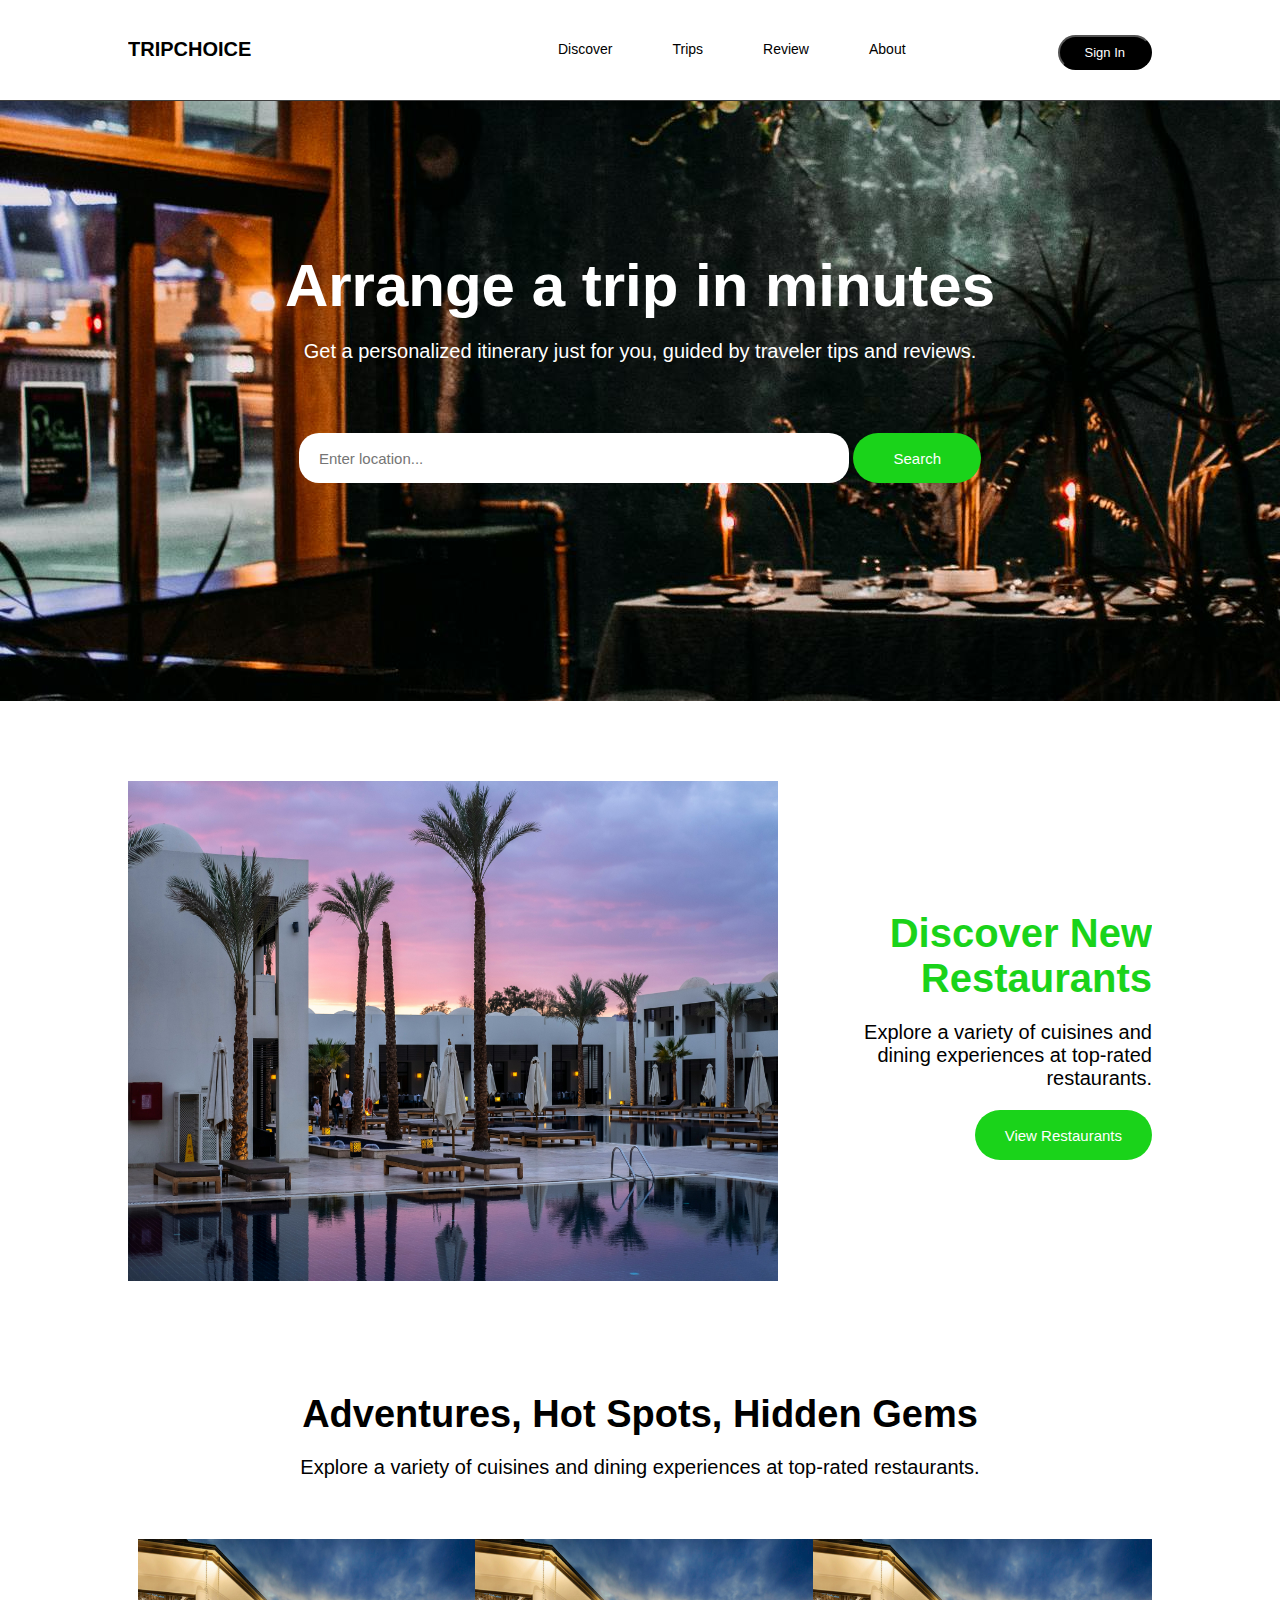
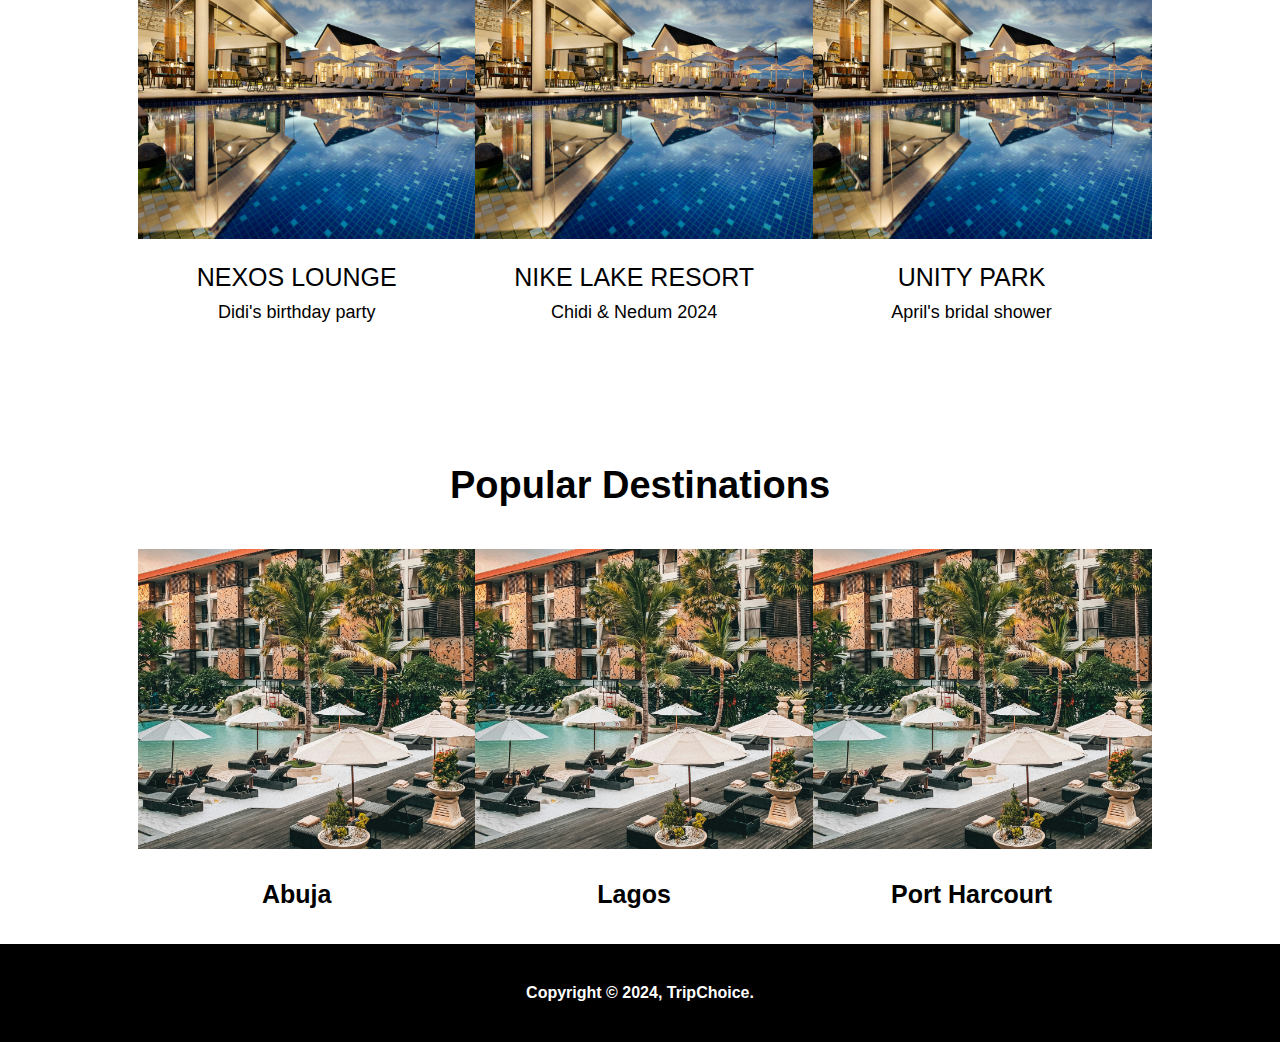
<file: TripChoice/index.html>
<!DOCTYPE html>
<html lang="en">
<head>
    <meta charset="UTF-8">
    <meta name="viewport" content="width=device-width, initial-scale=1.0">
    <meta name="author" content="Fatahi, Timothy, Chiamaka">
    <meta name="description" content="Tourists and Extroverts use the Trip site to discover where to stay, what to do and where to eat based on guidance from those who have been there before">
    <meta name="keywords" content="Travel, Vacation, Outdoor, lunch, dinner, Eatout">
    <title>TripChoice</title>
    <link rel="icon" type="image/png" href="assets/others/food_icon_icon.png">
    <link rel="stylesheet" href="./css/style.css">
</head>
<body>
    <!-- The Header -->
    <header>
      <!-- Logo -->
      <div class="container">
        <div id="branding">
          <a href="index.html" class="logo">TripChoice</a>
        </div>
        <!-- Navbar -->
        <nav class="navbar">
          <ul>
            <li><a href="discover.html">Discover</a></li>
             <div class="dropdown">
              <li><a href="#" class="dropbtn">Trips</a></li>
              <div class="dropdown-content">
                  <li><a href="restaurants.html">Restaurants</a></li>
                  <li><a href="hotels.html">Hotels</a></li>
              </div>
            </div>
              <li><a href="review.html">Review</a></li>
              <li><a href="about.html">About</a></li>
          </ul>
        </nav>

        <button onclick="location.href='signin.html'" class="button1">Sign In</button>
      </div>
    </header>

    <!-- The Main Section -->
    <main>
      <section id="showcase">
        <div class="container">
        <h1>Arrange a trip in minutes</h1>
        <p>Get a personalized itinerary just for you, guided by traveler tips and reviews.</p>
        <form>
            <input type="search" placeholder="Enter location...">
            <button type="submit" class="button2">Search</button>
        </form>
        </div>
      </section>

      <section class="section">
        <div class="container">
        <img src="./assets/images/2.jpg" alt="Section 2 Image">
        <h2>Discover New Restaurants</h2>
        <p>Explore a variety of cuisines and dining experiences at top-rated restaurants.</p>
        <button onclick="location.href='restaurants.html'">View Restaurants</button>
        </div>
      </section>

      <!-- Adventures section - Chiamaka -->
      <section class="boxes1">
        <div class="container">
        <h2>Adventures, Hot Spots, Hidden Gems</h2>
        <p>Explore a variety of cuisines and dining experiences at top-rated restaurants.</p>
        <div class="box">
          <img src="./assets/images/3.jpg" alt="pic from the party">
            <a href="#">Nexos Lounge</a>
            <p>Didi's birthday party</p>
        </div>

        <div class="box">
          <img src="./assets/images/3.jpg" alt="pic from the party">
            <a href="#">Nike Lake Resort</a>
            <p>Chidi & Nedum 2024</p>
        </div>

        <div class="box">
          <img src= "./assets/images/3.jpg" alt="pic from the party">
            <a href="#">Unity Park</a>
            <p>April's bridal shower</p>
        </div>
        </div>
      </section>
      <!-- End of Adventures Section -->

      <!-- Destination section - Fatahi -->
      <section class="boxes2">
        <div class="container">
        <h2>Popular Destinations</h2>
        <div class="box">
          <img src="./assets/images/rakabtw_-M3YuHIpgmSY-unsplash.jpg" alt="Abuja">
            <p>Abuja</p>
        </div>

        <div class="box">
          <img src="./assets/images/rakabtw_-M3YuHIpgmSY-unsplash.jpg" alt="Lagos">
            <p>Lagos</p>
        </div>

        <div class="box">
          <img src="./assets/images/rakabtw_-M3YuHIpgmSY-unsplash.jpg" alt="Rivers" onclick="location.href='londonhotel.html'">
          <p>Port Harcourt</p>
        </div>
      </div>
      </section>
      <!-- End of Destination section -->
    </main>

    <!-- The Footer Section -->
    <footer>
        <div class="Copyright">Copyright &copy; 2024, TripChoice.</div>
    </footer>
    <!-- End of footer -->
</body>
</html>
</file>
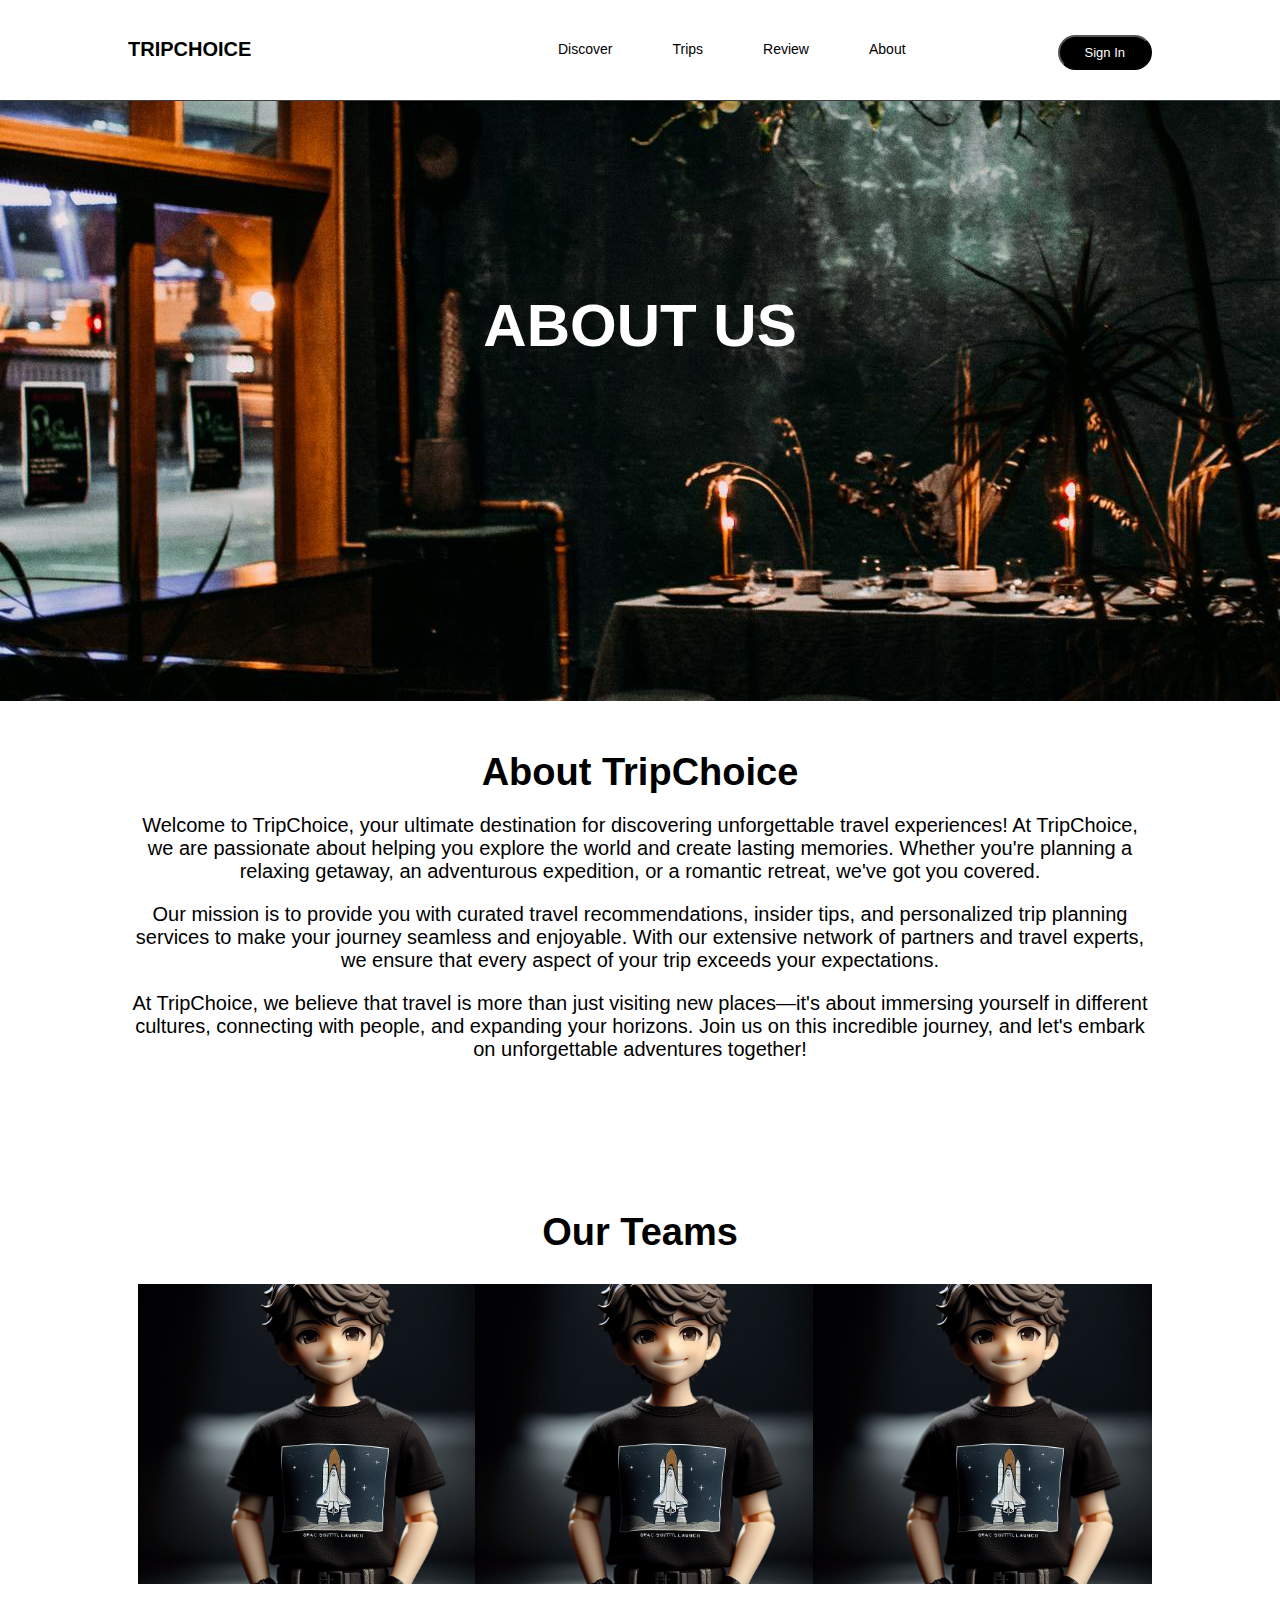
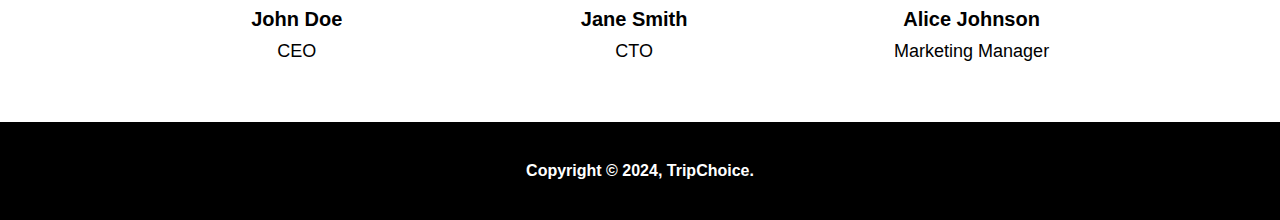
<file: TripChoice/about.html>
<!DOCTYPE html>
<html lang="en">
<head>
    <meta charset="UTF-8">
    <meta name="viewport" content="width=device-width, initial-scale=1.0">
    <title>About Us</title>
    <link rel="stylesheet" href="./css/style.css">
</head>
<body>
    <!-- The Header -->
    <header>
        <!-- Logo -->
        <div class="container">
          <div id="branding">
            <a href="index.html" class="logo">TripChoice</a>
          </div>
          <!-- Navbar -->
          <nav class="navbar">
            <ul>
              <li><a href="discover.html">Discover</a></li>
               <div class="dropdown">
                <li><a href="#" class="dropbtn">Trips</a></li>
                <div class="dropdown-content">
                    <li><a href="restaurants.html">Restaurants</a></li>
                    <li><a href="hotels.html">Hotels</a></li>
                </div>
              </div>
                <li><a href="review.html">Review</a></li>
                <li><a href="about.html">About</a></li>
            </ul>
          </nav>
  
          <button onclick="location.href='signin.html'" class="button1">Sign In</button>
        </div>
      </header>
  
    <main>
        <section class="showcase">
          <div class="container">
            <h1>About Us</h1>
          </div>  
        </section>

        <section id="main">
          <div class="container">
            <article id="main-col">
            <h3 class="title">About TripChoice</h3>
              <p>Welcome to TripChoice, your ultimate destination for discovering unforgettable travel experiences! At TripChoice, we are passionate about helping you explore the world and create lasting memories. Whether you're planning a relaxing getaway, an adventurous expedition, or a romantic retreat, we've got you covered.</p>
              <p>Our mission is to provide you with curated travel recommendations, insider tips, and personalized trip planning services to make your journey seamless and enjoyable. With our extensive network of partners and travel experts, we ensure that every aspect of your trip exceeds your expectations.</p>
              <p>At TripChoice, we believe that travel is more than just visiting new places—it's about immersing yourself in different cultures, connecting with people, and expanding your horizons. Join us on this incredible journey, and let's embark on unforgettable adventures together!</p>
            </article>
          </div>
          </section>

        <section class="boxes1">
          <div class="container">
            <h3 class="title">Our Teams</h3>
            <div class="box">
                <img src="./assets/images/4.jpeg" alt="Team Member 1" class="team-member">
                <h4>John Doe</h4>
                <p>CEO</p>
            </div>
            <div class="box">
                <img src="./assets/images/4.jpeg" alt="Team Member 2" class="team-member">
                <h4>Jane Smith</h4>
                <p>CTO</p>
            </div>
            <div class="box">
                <img src="./assets/images/4.jpeg" alt="Team Member 3" class="team-member">
                <h4>Alice Johnson</h4>
                <p>Marketing Manager</p>
            </div>
          </div>
        </section>

    </main>

      <!-- The Footer Section -->
      <footer>
        <div class="Copyright">Copyright &copy; 2024, TripChoice.</div>
    </footer>
    <!-- End of footer -->
</body>
</html>
</file>
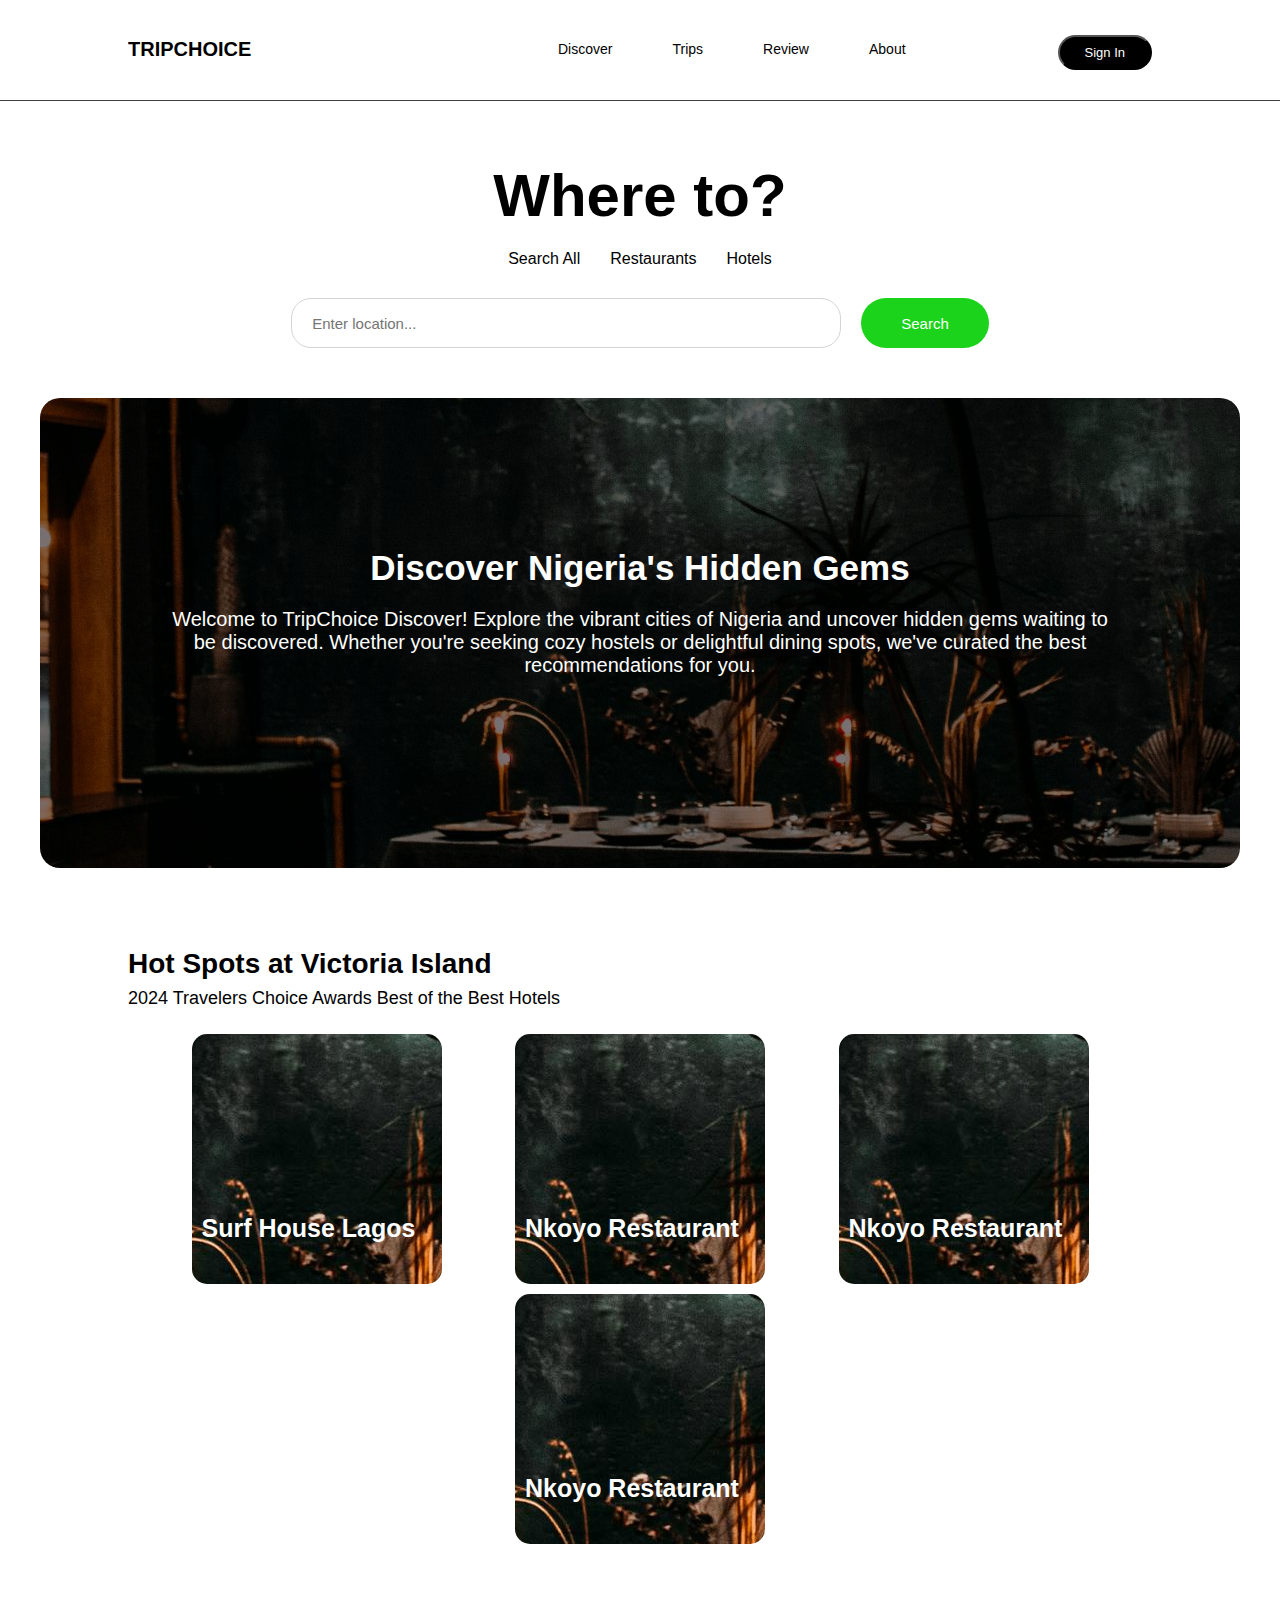
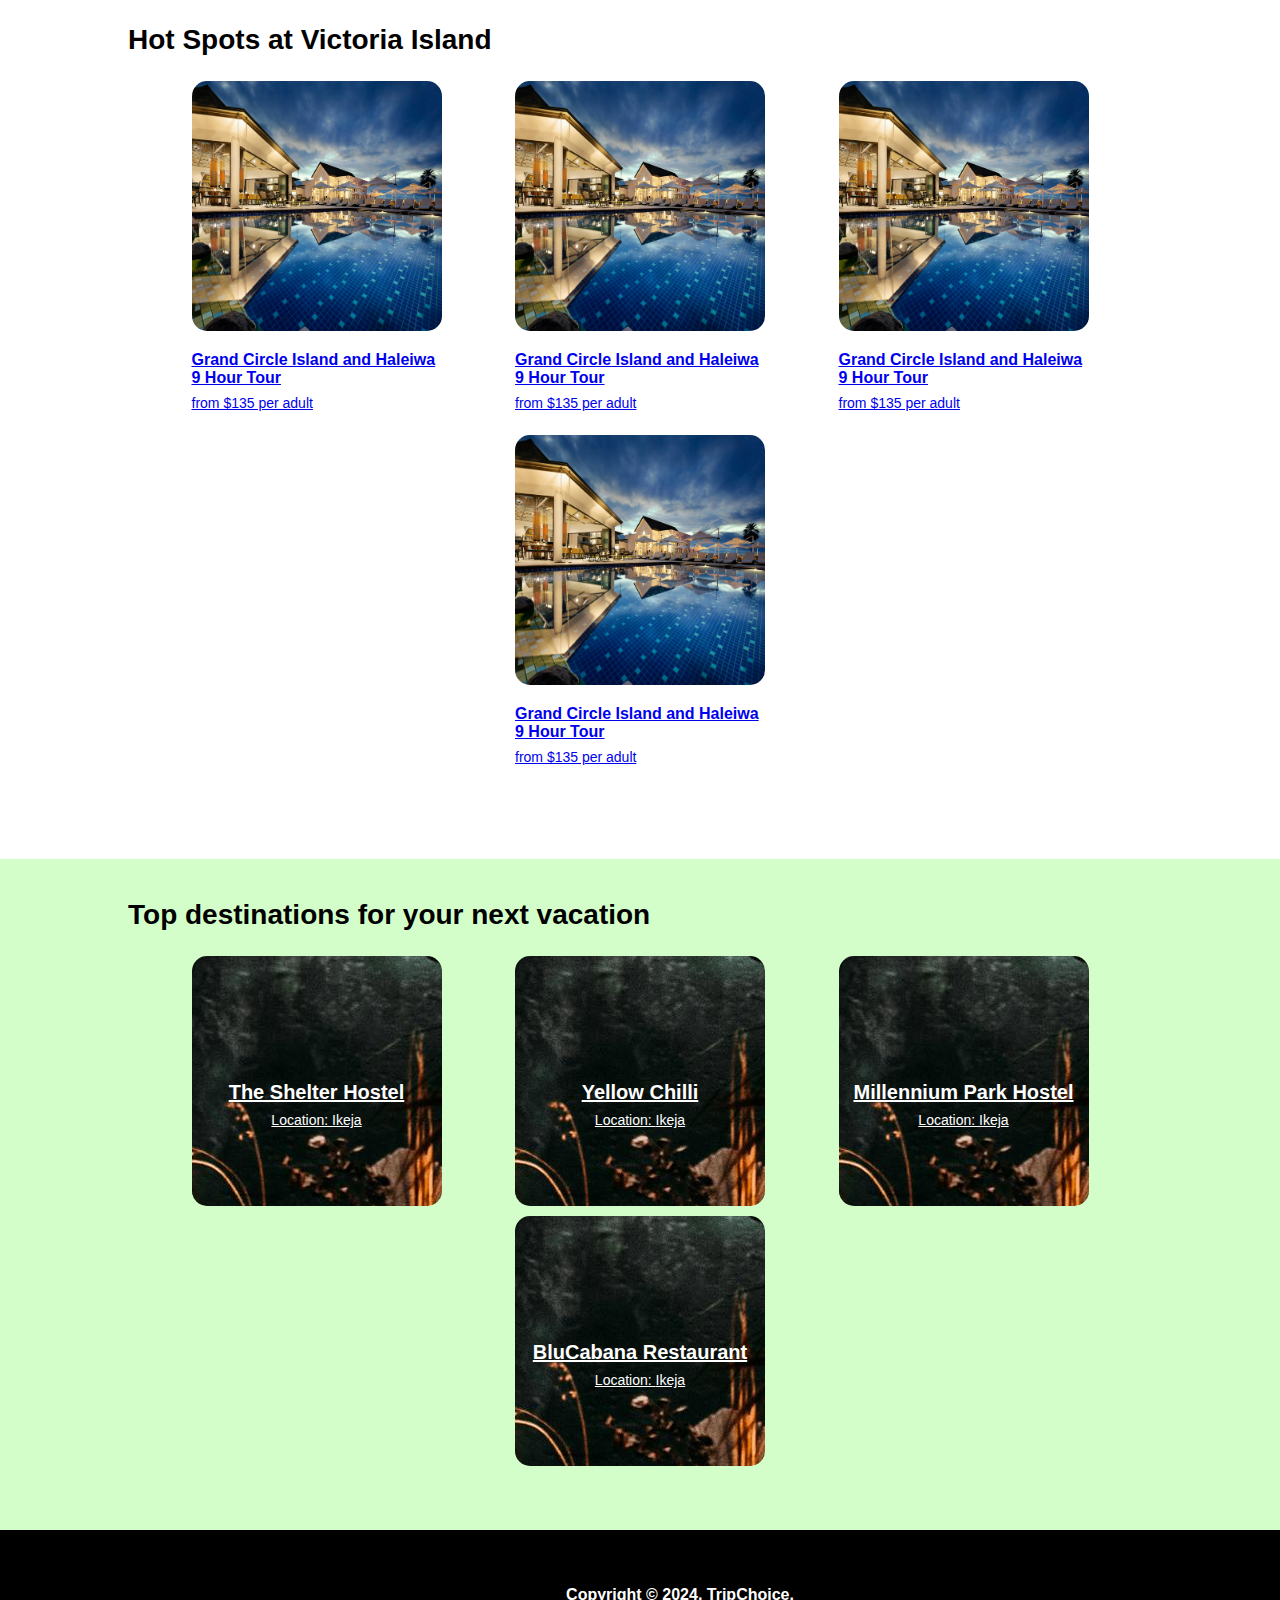
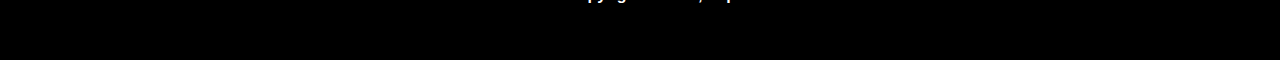
<file: TripChoice/discover.html>
<!DOCTYPE html>
<html lang="en">
  <head>
    <meta charset="UTF-8" />
    <meta name="viewport" content="width=device-width, initial-scale=1.0" />
    <title>Discover</title>
    <!-- <link rel="stylesheet" href="./css/style.css" /> -->
    <link rel="stylesheet" href="./css/discover.css" />
    <link rel="stylesheet" href="./css/style.css" />
  </head>
  <body>
    <!-- The Header -->
    <header>
      <!-- Logo -->
      <div class="container">
        <div id="branding">
          <a href="index.html" class="logo">TripChoice</a>
        </div>
        <!-- Navbar -->
        <nav class="navbar">
          <ul>
            <li><a href="discover.html">Discover</a></li>
            <div class="dropdown">
              <li><a href="#" class="dropbtn">Trips</a></li>
              <div class="dropdown-content">
                <li><a href="restaurants.html">Restaurants</a></li>
                <li><a href="hotels.html">Hotels</a></li>
              </div>
            </div>
            <li><a href="review.html">Review</a></li>
            <li><a href="about.html">About</a></li>
          </ul>
        </nav>

        <button onclick="location.href='signin.html'" class="button1">
          Sign In
        </button>
      </div>
    </header>

    <!-- The Main Section -->
    <main>
      <div class="sub-nav">
        <h1>Where to?</h1>
        <nav class="sub-nav-main">
          <a href="#">Search All</a>
          <a href="#">Restaurants</a>
          <a href="#">Hotels</a>
        </nav>
        <form>
          <input type="search" placeholder="Enter location..." />
          <button type="submit" class="button2">Search</button>
        </form>
      </div>

      <!-- Dsection Section -->
      <section class="dsection">
        <div class="container">
          <h2>Discover Nigeria's Hidden Gems</h2>
          <p>
            Welcome to TripChoice Discover! Explore the vibrant cities of
            Nigeria and uncover hidden gems waiting to be discovered. Whether
            you're seeking cozy hostels or delightful dining spots, we've
            curated the best recommendations for you.
          </p>
        </div>
      </section>

      <!-- First Carousel Section -->
      <section class="carousel">
        <div class="container">
          <div class="dcheading">
            <h2>Hot Spots at Victoria Island</h2>
            <p>2024 Travelers Choice Awards Best of the Best Hotels</p>
          </div>
          <div class="box">
            <div class="box-card box-card-img">
              <a href="#">Surf House Lagos</a>
            </div>
            <div class="box-card box-card-img">
              <a href="#">Nkoyo Restaurant</a>
            </div>
            <div class="box-card box-card-img">
              <a href="#">Nkoyo Restaurant</a>
            </div>
            <div class="box-card box-card-img">
              <a href="#">Nkoyo Restaurant</a>
            </div>
          </div>
        </div>
      </section>

      <!-- Second Carousel Section -->
      <section class="carousel">
        <div class="container">
          <div class="dcheading-2">
            <h2>Hot Spots at Victoria Island</h2>
          </div>
          <div class="box-2">
            <div class="box-card-2 discover-carousel-self-box">
              <a href="#">
                <img
                  src="./assets/images/3.jpg"
                  alt="Grand Circle Island and Haleiwa 9 Hour Tour"
                />
                <h3>Grand Circle Island and Haleiwa 9 Hour Tour</h3>
                <p>from $135 per adult</p>
              </a>
            </div>
            <div class="box-card-2 discover-carousel-self-box">
              <a href="#">
                <img
                  src="./assets/images/3.jpg"
                  alt="Grand Circle Island and Haleiwa 9 Hour Tour"
                />
                <h3>Grand Circle Island and Haleiwa 9 Hour Tour</h3>
                <p>from $135 per adult</p>
              </a>
            </div>
            <div class="box-card-2 discover-carousel-self-box">
              <a href="#">
                <img
                  src="./assets/images/3.jpg"
                  alt="Grand Circle Island and Haleiwa 9 Hour Tour"
                />
                <h3>Grand Circle Island and Haleiwa 9 Hour Tour</h3>
                <p>from $135 per adult</p>
              </a>
            </div>
            <div class="box-card-2 discover-carousel-self-box">
              <a href="#">
                <img
                  src="./assets/images/3.jpg"
                  alt="Grand Circle Island and Haleiwa 9 Hour Tour"
                />
                <h3>Grand Circle Island and Haleiwa 9 Hour Tour</h3>
                <p>from $135 per adult</p>
              </a>
            </div>
          </div>
        </div>
      </section>

      <!-- Third Carousel Section -->
      <section class="carousel last-carousel">
        <div class="container">
          <div class="dcheading-3">
            <h2>Top destinations for your next vacation</h2>
          </div>
          <div class="box-3">
            <div class="box-card-3 box-card-img">
              <a href="#">
                <h3>The Shelter Hostel</h3>
                <p>Location: <span>Ikeja</span></p>
              </a>
            </div>
            <div class="box-card-3 box-card-img">
              <a href="#">
                <h3>Yellow Chilli</h3>
                <p>Location: <span>Ikeja</span></p>
              </a>
            </div>
            <div class="box-card-3 box-card-img">
              <a href="#">
                <h3>Millennium Park Hostel</h3>
                <p>Location: <span>Ikeja</span></p>
              </a>
            </div>
            <div class="box-card-3 box-card-img">
              <a href="#">
                <h3>BluCabana Restaurant</h3>
                <p>Location: <span>Ikeja</span></p>
              </a>
            </div>
          </div>
        </div>
      </section>
    </main>
    <!-- The Footer Section -->
    <footer>
      <div class="container">
        <p>Copyright &copy; 2024, TripChoice.</p>
      </div>
    </footer>
  </body>
</html>
</file>
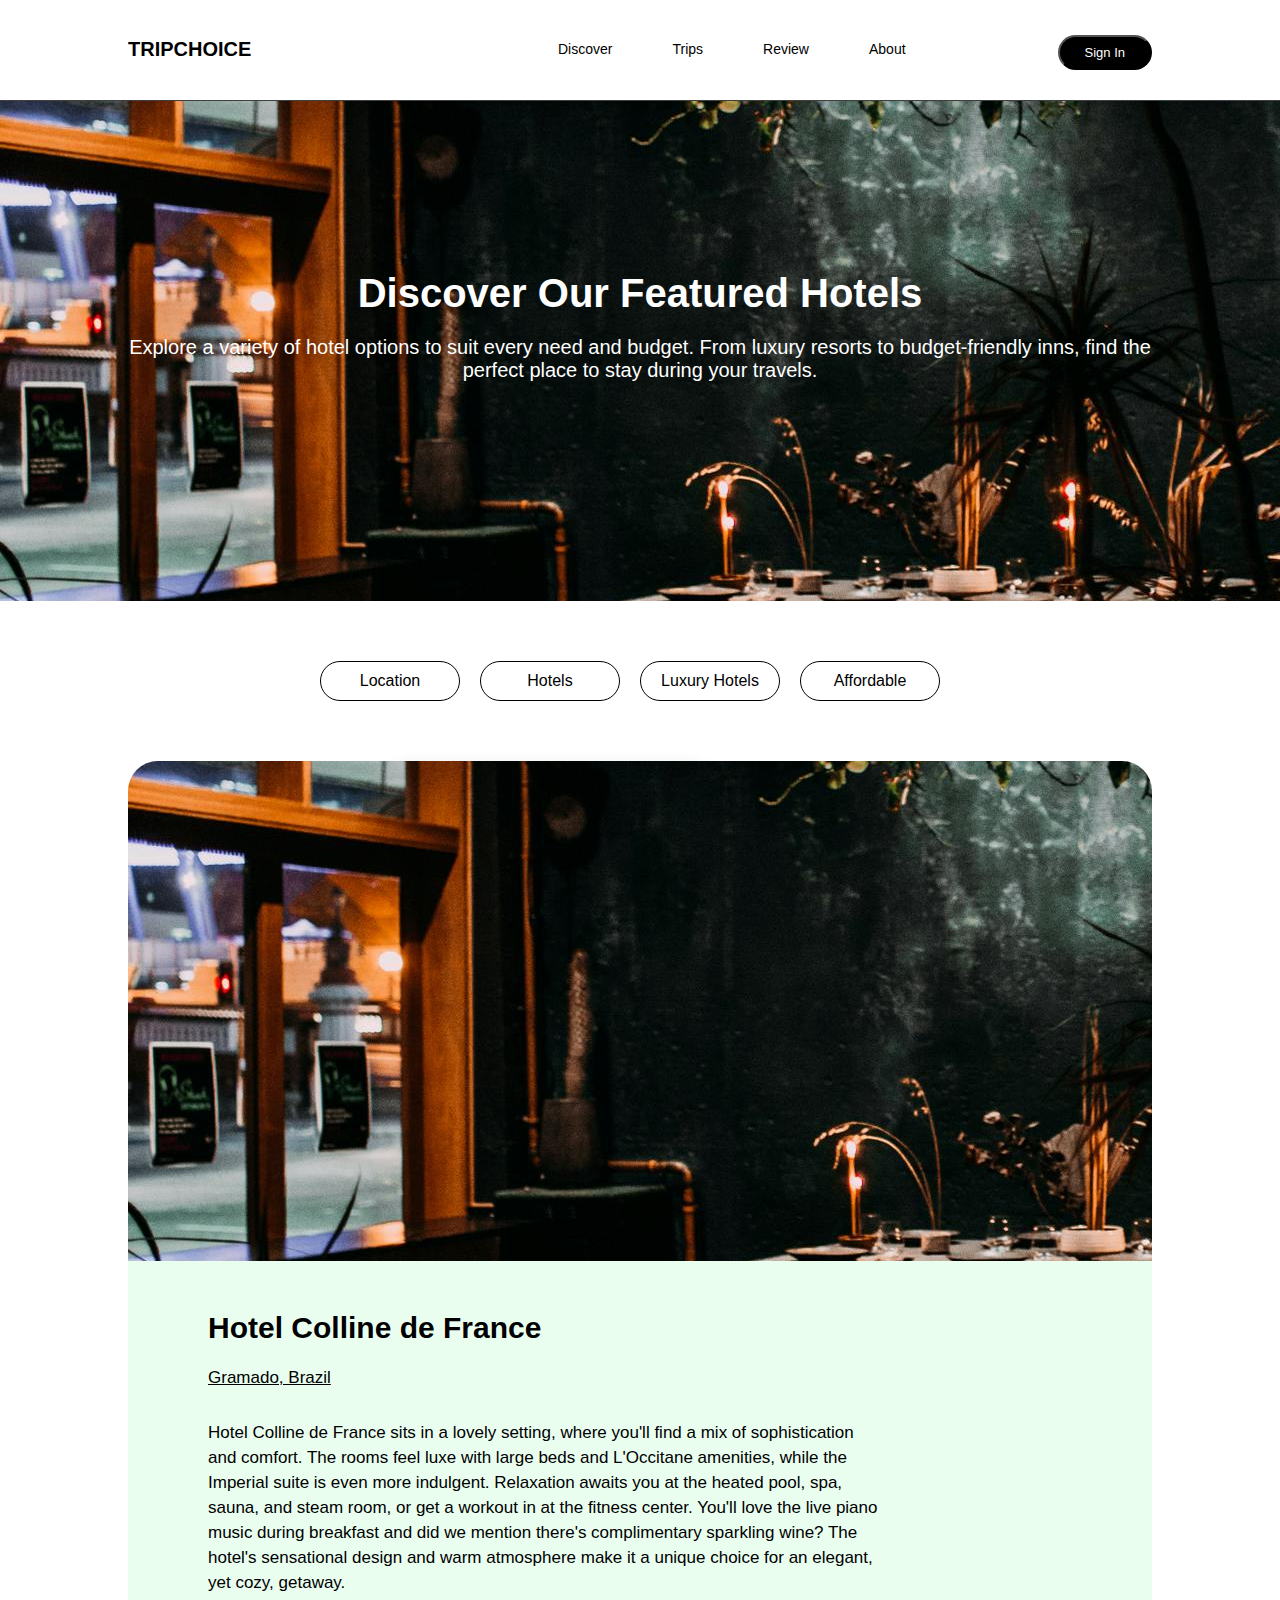
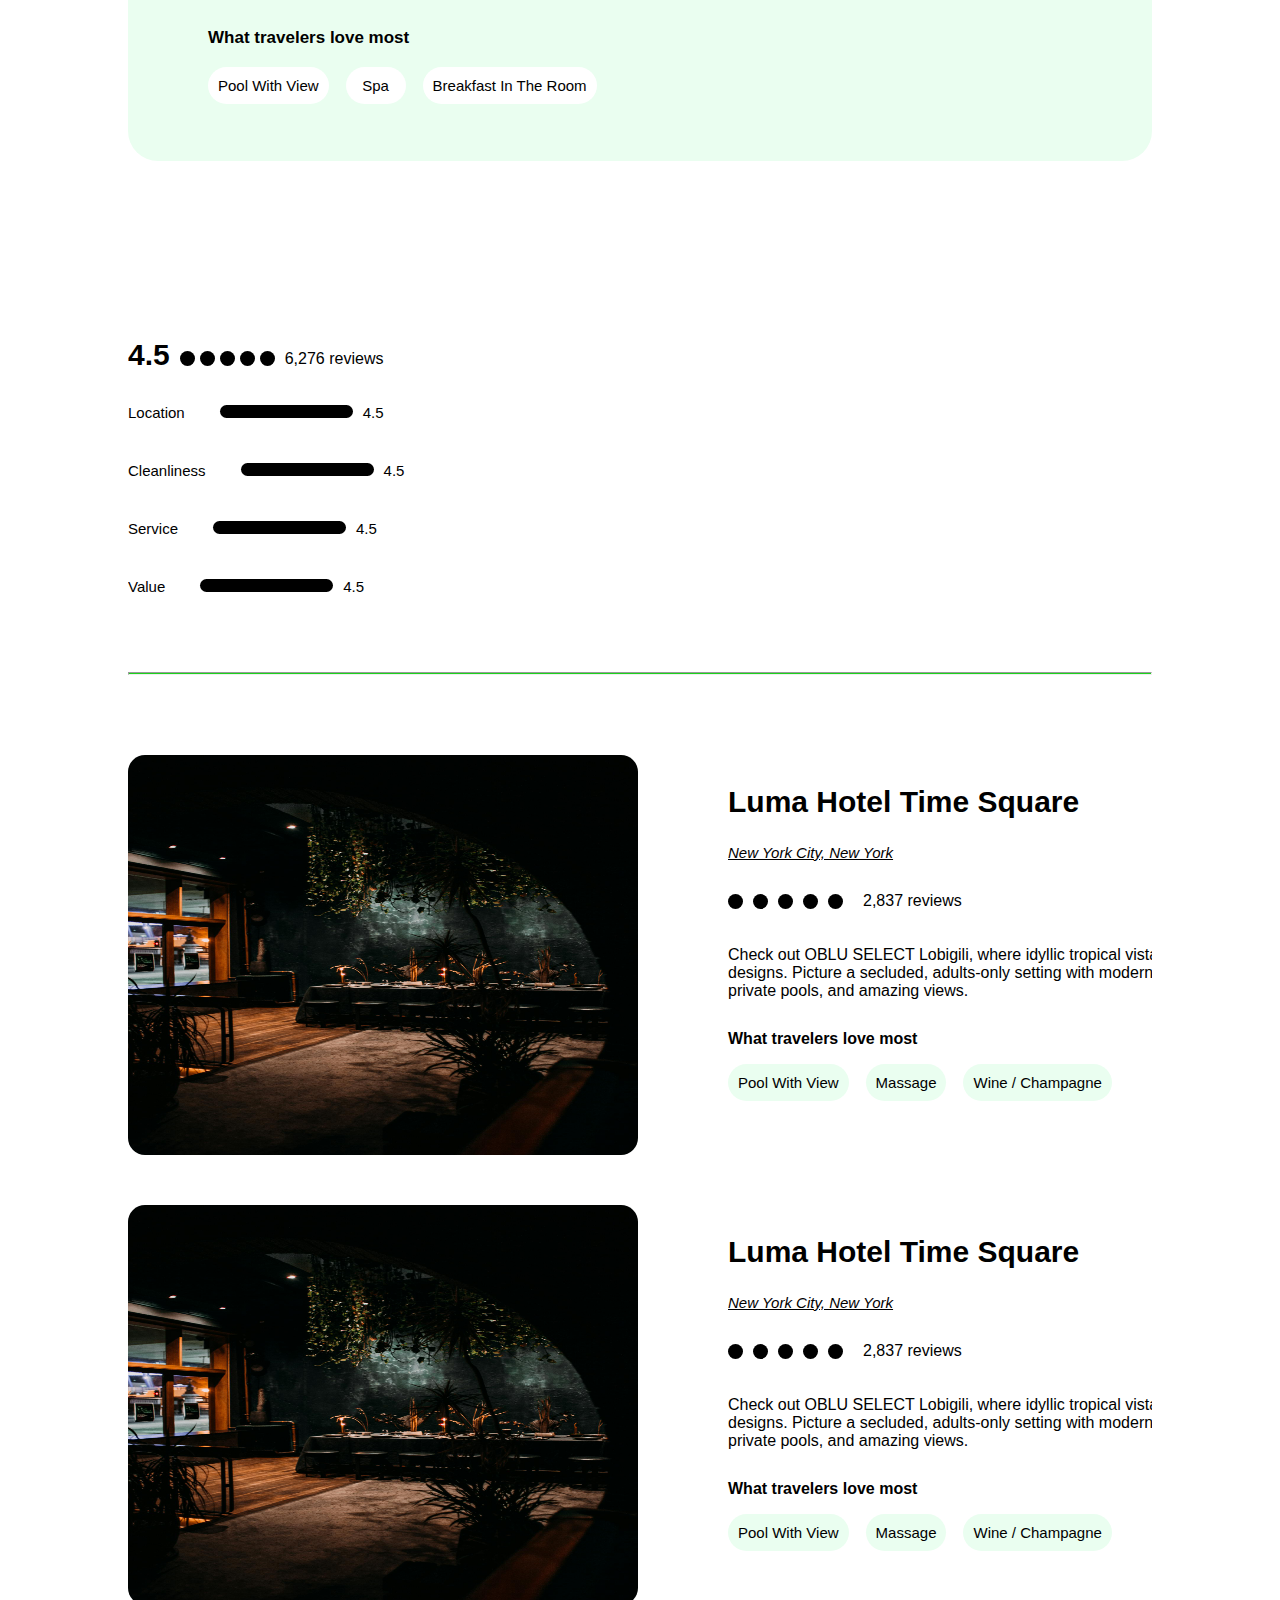
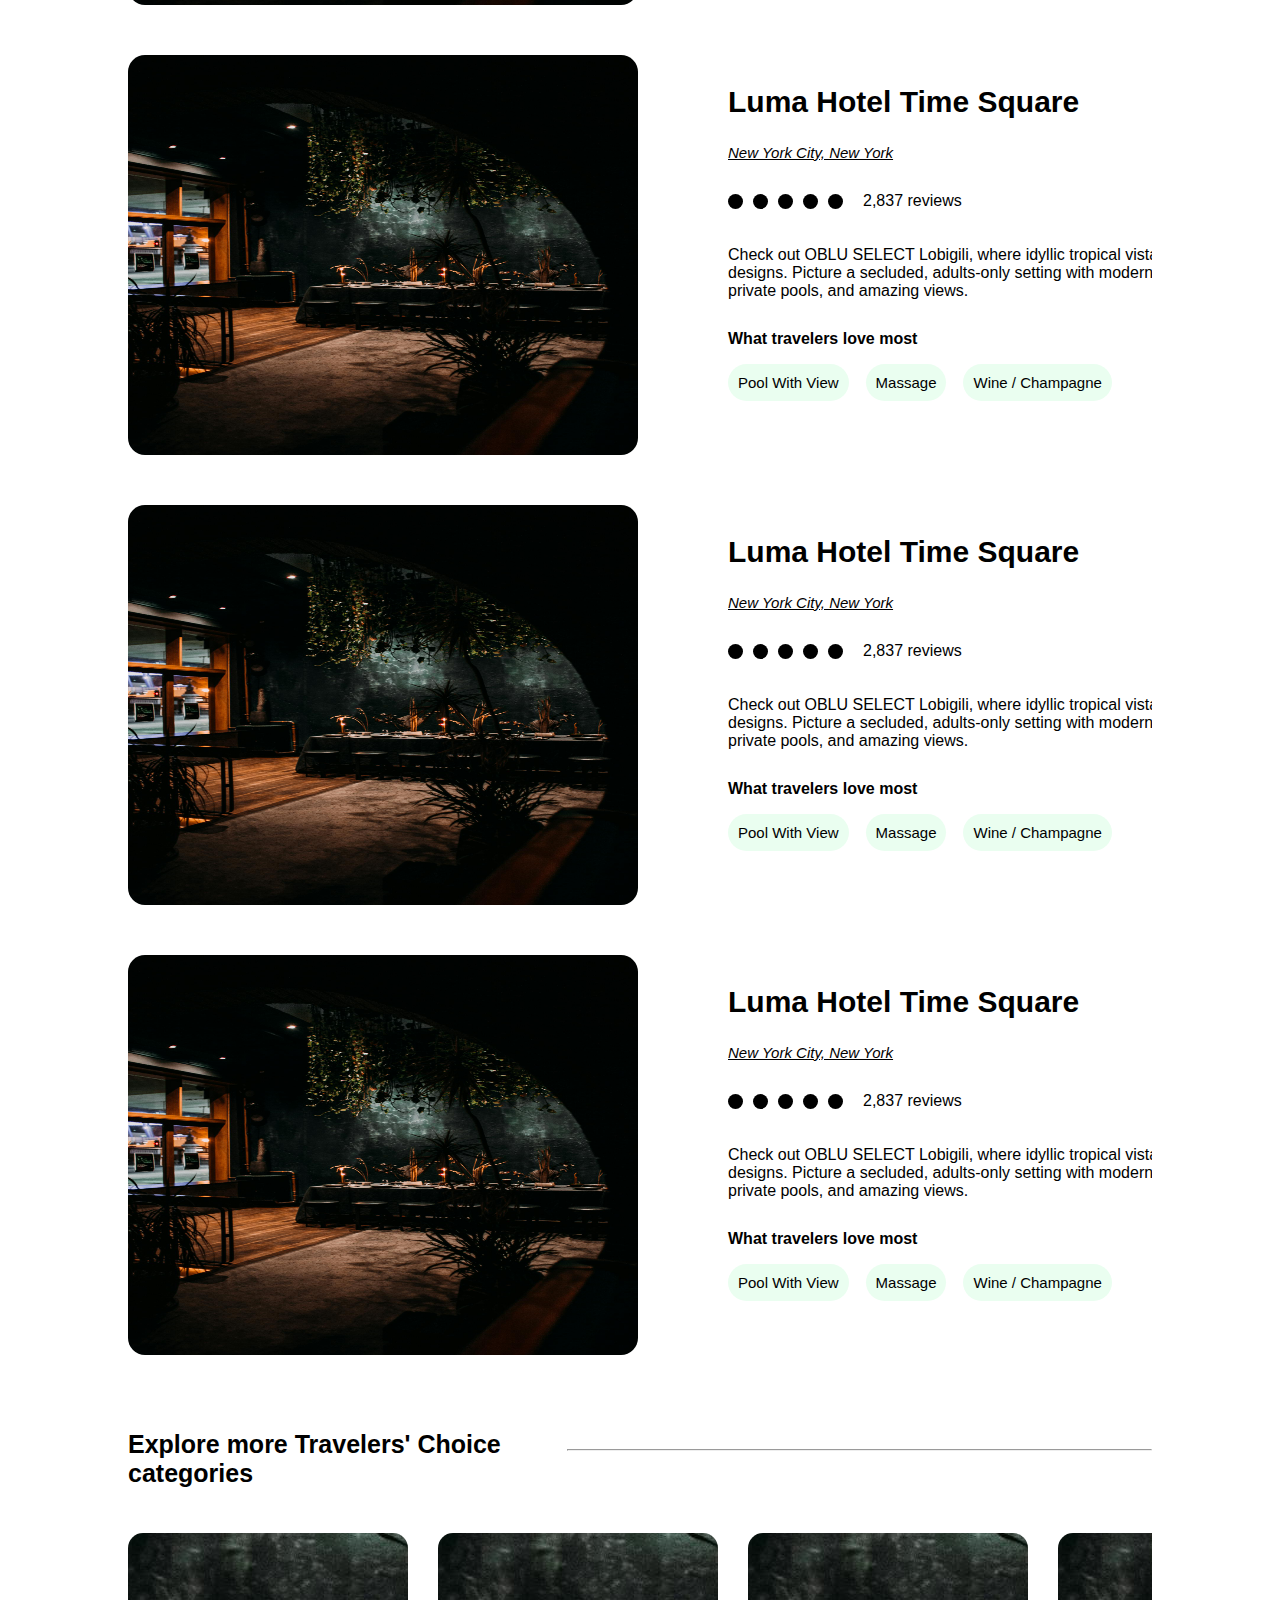
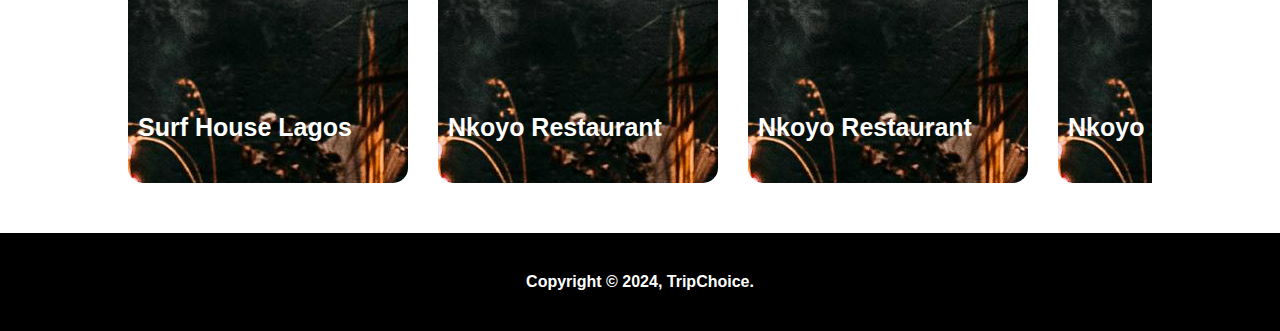
<file: TripChoice/hotels.html>
<!DOCTYPE html>
<html lang="en">
  <head>
    <meta charset="UTF-8" />
    <meta name="viewport" content="width=device-width, initial-scale=1.0" />
    <meta name="author" content="Fatahi, Timothy, Chiamaka" />
    <meta
      name="description"
      content="Tourists and Extroverts use the Trip site to discover where to stay, what to do and where to eat based on guidance from those who have been there before"
    />
    <meta
      name="keywords"
      content="Travel, Vacation, Outdoor, lunch, dinner, Eatout"
    />
    <title>Hotels</title>
    <link rel="icon" type="image/png" href="assets/others/food_icon_icon.png" />
    <link rel="stylesheet" href="./css/style.css" />
    <link rel="stylesheet" href="./css/hotels.css" />
  </head>
  <body>
    <!-- The Header -->
    <header>
      <!-- Logo -->
      <div class="container">
        <div id="branding">
          <a href="index.html" class="logo">TripChoice</a>
        </div>
        <!-- Navbar -->
        <nav class="navbar">
          <ul>
            <li><a href="discover.html">Discover</a></li>
            <div class="dropdown">
              <li><a href="#" class="dropbtn">Trips</a></li>
              <div class="dropdown-content">
                <li><a href="restaurants.html">Restaurants</a></li>
                <li><a href="hotels.html">Hotels</a></li>
              </div>
            </div>
            <li><a href="review.html">Review</a></li>
            <li><a href="about.html">About</a></li>
          </ul>
        </nav>

        <button onclick="location.href='signin.html'" class="button1">
          Sign In
        </button>
      </div>
    </header>
    <!-- The Main Section -->
    <main>
      <section id="hotels-overview">
        <div class="container">
          <h1>Discover Our Featured Hotels</h1>
          <p>
            Explore a variety of hotel options to suit every need and budget.
            From luxury resorts to budget-friendly inns, find the perfect place
            to stay during your travels.
          </p>
        </div>
      </section>

      <section class="list">
        <div class="container">
          <div class="sub-nav">
            <ul>
              <li class="secdropdown">
                <button class="nav-button">Location</button>
                <ul class="secdropdown-content">
                  <li><a href="">Lagos</a></li>
                  <li><a href="">Abuja</a></li>
                  <li><a href="">Port Harcourt</a></li>
                </ul>
              </li>
              <li><button class="nav-button">Hotels</button></li>
              <li><button class="nav-button">Luxury Hotels</button></li>
              <li><button class="nav-button">Affordable</button></li>
            </ul>
          </div>
        </div>

        <div class="container">
          <div class="firsthotel">
            <div class="hotelimg"></div>
            <div class="content-background">
              <div class="content">
              <h1>Hotel Colline de France</h1>
              <p><a href="">Gramado, Brazil</a></p>
              <p class="info">
                Hotel Colline de France sits in a lovely setting, where you'll
                find a mix of sophistication and comfort. The rooms feel luxe
                with large beds and L'Occitane amenities, while the Imperial
                suite is even more indulgent. Relaxation awaits you at the
                heated pool, spa, sauna, and steam room, or get a workout in at
                the fitness center. You'll love the live piano music during
                breakfast and did we mention there's complimentary sparkling
                wine? The hotel's sensational design and warm atmosphere make it
                a unique choice for an elegant, yet cozy, getaway.
              </p>
              <p class="offers">What travelers love most</p>
              <ul>
                <li>Pool With View</li>
                <li>Spa</li>
                <li>Breakfast In The Room</li>
              </ul>
            </div>
            <div class="rating">
              <div class="ratinghead">
                <h3>4.5</h3>
                <div class="shape">
                <div class="shape1"></div>
                <div class="shape2"></div>
                <div class="shape3"></div>
                <div class="shape4"></div>
                <div class="shape5"></div>
              </div>
                <p>6,276 reviews</p>
              </div>
              <div class="ratingbottom">
                <div class="rating1">
                  <p>Location</p>
                  <div class="together">
                    <div class="shape"></div>
                    <p>4.5</p>
                  </div>
                </div>
                <div class="rating2">
                  <p>Cleanliness</p>
                  <div class="together">
                    <div class="shape"></div>
                    <p>4.5</p>
                  </div>
                </div>
                <div class="rating3">
                  <p>Service</p>
                  <div class="together">
                    <div class="shape"></div>
                    <p>4.5</p>
                  </div>
                </div>
                <div class="rating4">
                  <p>Value</p>
                  <div class="together">
                    <div class="shape"></div>
                    <p>4.5</p>
                  </div>
                </div>
              </div>
            </div>
          </div>
        </div>
      </section>

      <section>
        <div class="container">
          <hr>
          <div class="hotels">
            <div class="one">
              <img src="./assets/images/1.jpg" alt="one" >
              <div class="details">
                <h1>Luma Hotel Time Square</h1>
                <a href="http://">New York City, New York</a>
                <div class="shapenreview">
                  <div class="shape">
                    <div class="shape1"></div>
                    <div class="shape2"></div>
                    <div class="shape3"></div>
                    <div class="shape4"></div>
                    <div class="shape5"></div>
                  </div>
                  <p>2,837 reviews</p>
                </div>
                <p>Check out OBLU SELECT Lobigili, where idyllic tropical vistas meet nature-inspired designs. Picture a secluded, adults-only setting with modern accommodations, private pools, and amazing views.</p>
                <p class="offers">What travelers love most</p>
                <ul>
                    <li>Pool With View</li>
                    <li> Massage</li>
                    <li>Wine / Champagne</li>
                  </ul>
                </div>
              </div>
              <div class="two">
                <img src="./assets/images/1.jpg" alt="two" >
                <div class="details">
                  <h1>Luma Hotel Time Square</h1>
                  <a href="http://">New York City, New York</a>
                  <div class="shapenreview">
                    <div class="shape">
                      <div class="shape1"></div>
                      <div class="shape2"></div>
                      <div class="shape3"></div>
                      <div class="shape4"></div>
                      <div class="shape5"></div>
                    </div>
                    <p>2,837 reviews</p>
                  </div>
                  <p>Check out OBLU SELECT Lobigili, where idyllic tropical vistas meet nature-inspired designs. Picture a secluded, adults-only setting with modern accommodations, private pools, and amazing views.</p>
                  <p class="offers">What travelers love most</p>
                  <ul>
                      <li>Pool With View</li>
                      <li> Massage</li>
                      <li>Wine / Champagne</li>
                    </ul>
                  </div>
                </div>
                <div class="three">
                  <img src="./assets/images/1.jpg" alt="three" >
                  <div class="details">
                    <h1>Luma Hotel Time Square</h1>
                    <a href="http://">New York City, New York</a>
                    <div class="shapenreview">
                      <div class="shape">
                        <div class="shape1"></div>
                        <div class="shape2"></div>
                        <div class="shape3"></div>
                        <div class="shape4"></div>
                        <div class="shape5"></div>
                      </div>
                      <p>2,837 reviews</p>
                    </div>
                    <p>Check out OBLU SELECT Lobigili, where idyllic tropical vistas meet nature-inspired designs. Picture a secluded, adults-only setting with modern accommodations, private pools, and amazing views.</p>
                    <p class="offers">What travelers love most</p>
                    <ul>
                        <li>Pool With View</li>
                        <li> Massage</li>
                        <li>Wine / Champagne</li>
                      </ul>
                    </div>
                  </div>
                  <div class="four">
                    <img src="./assets/images/1.jpg" alt="four" >
                    <div class="details">
                      <h1>Luma Hotel Time Square</h1>
                      <a href="http://">New York City, New York</a>
                      <div class="shapenreview">
                        <div class="shape">
                          <div class="shape1"></div>
                          <div class="shape2"></div>
                          <div class="shape3"></div>
                          <div class="shape4"></div>
                          <div class="shape5"></div>
                        </div>
                        <p>2,837 reviews</p>
                      </div>
                      <p>Check out OBLU SELECT Lobigili, where idyllic tropical vistas meet nature-inspired designs. Picture a secluded, adults-only setting with modern accommodations, private pools, and amazing views.</p>
                      <p class="offers">What travelers love most</p>
                      <ul>
                          <li>Pool With View</li>
                          <li> Massage</li>
                          <li>Wine / Champagne</li>
                        </ul>
                      </div>
                    </div>
                    <div class="five">
                      <img src="./assets/images/1.jpg" alt="five" >
                      <div class="details">
                        <h1>Luma Hotel Time Square</h1>
                        <a href="http://">New York City, New York</a>
                        <div class="shapenreview">
                          <div class="shape">
                            <div class="shape1"></div>
                            <div class="shape2"></div>
                            <div class="shape3"></div>
                            <div class="shape4"></div>
                            <div class="shape5"></div>
                          </div>
                          <p>2,837 reviews</p>
                        </div>
                        <p>Check out OBLU SELECT Lobigili, where idyllic tropical vistas meet nature-inspired designs. Picture a secluded, adults-only setting with modern accommodations, private pools, and amazing views.</p>
                        <p class="offers">What travelers love most</p>
                        <ul>
                            <li>Pool With View</li>
                            <li> Massage</li>
                            <li>Wine / Champagne</li>
                          </ul>
                        </div>
                      </div>
            </div>
            <div class="explore">
              <div class="heading">
                <p>Explore more Travelers' Choice categories</p>
                <hr>
              </div>
              <div class="box">
                <div class="box-card-1">
                  <a href="#">Surf House Lagos</a>
                </div>
                <div class="box-card-2">
                  <a href="#">Nkoyo Restaurant</a>
                </div>
                <div class="box-card-3">
                  <a href="#">Nkoyo Restaurant</a>
                </div>
                <div class="box-card-4">
                  <a href="#">Nkoyo Restaurant</a>
                </div>
              </div>
            </div>
          </div>
      </section>
    </main>
    <!-- The Footer Section -->
    <footer>
      <div class="Copyright">Copyright &copy; 2024, TripChoice.</div>
    </footer>
    <!-- End of footer -->
  </body>
</html>
</file>
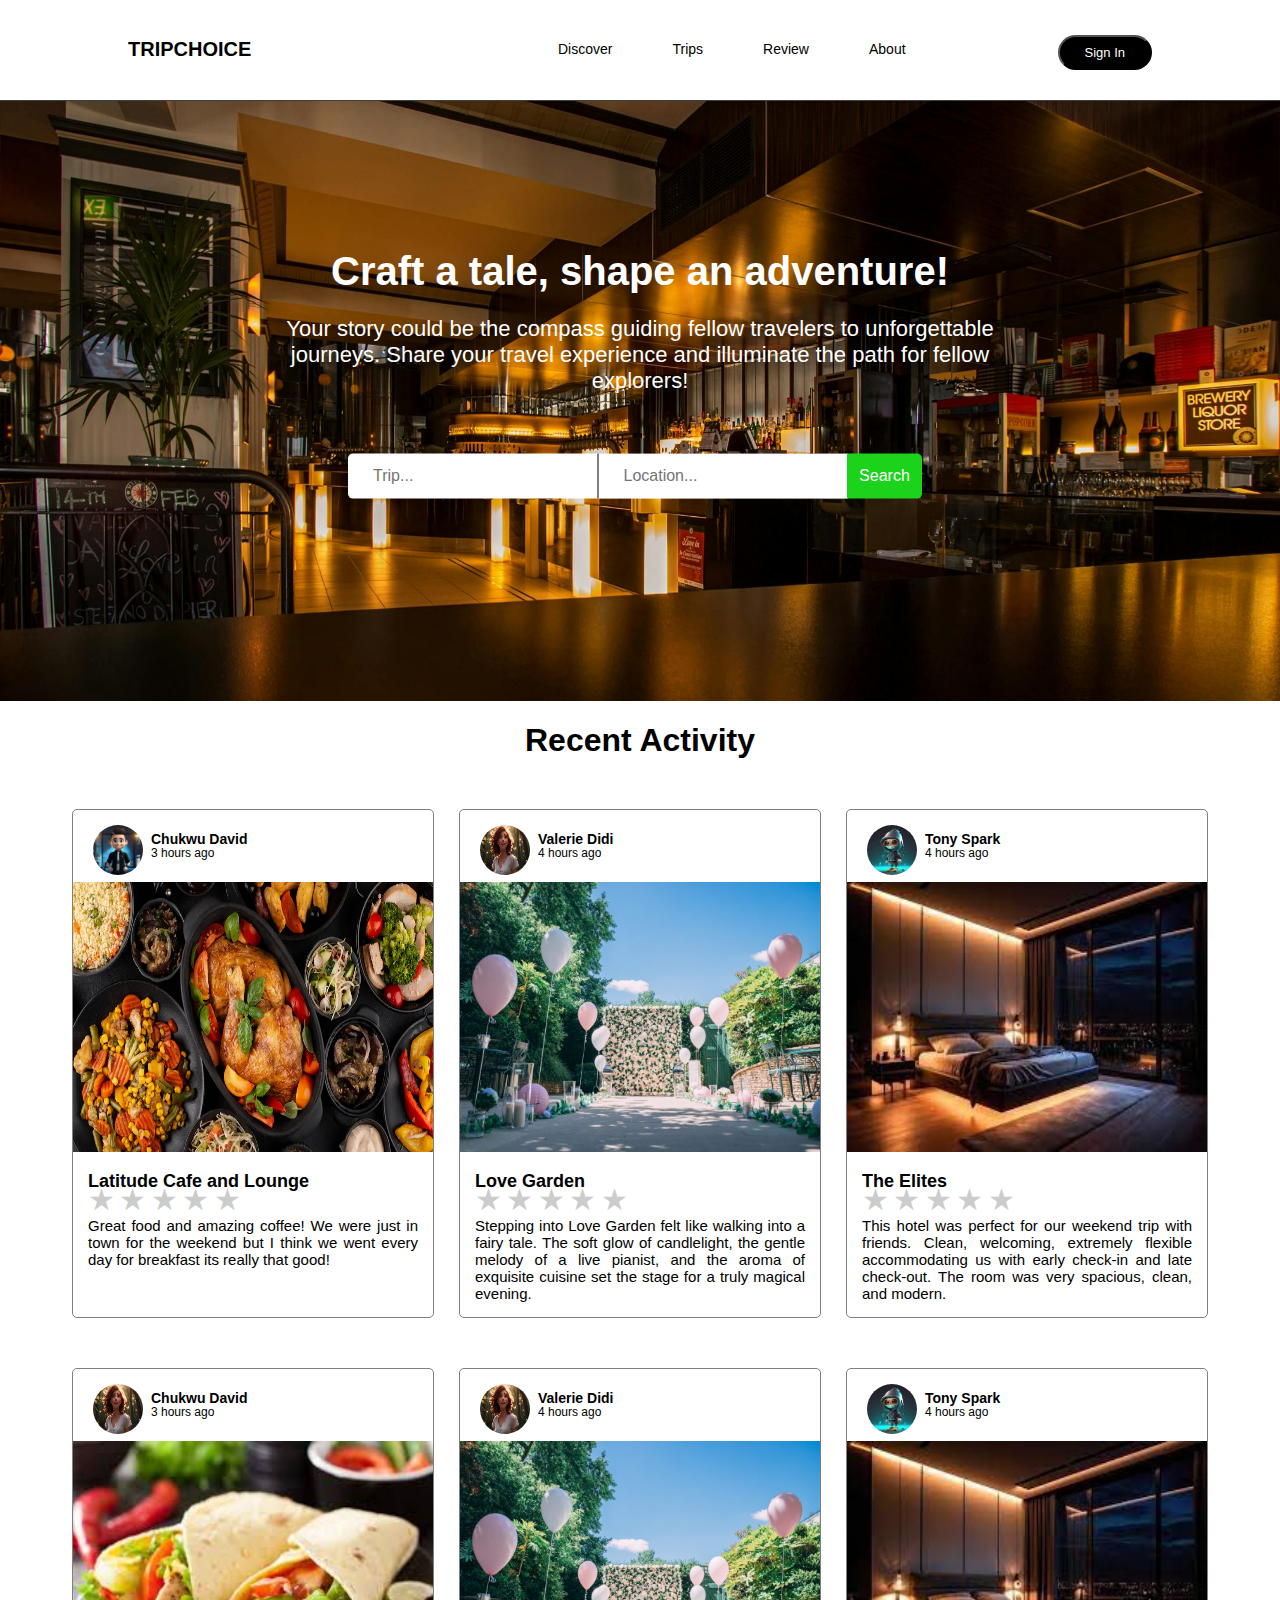
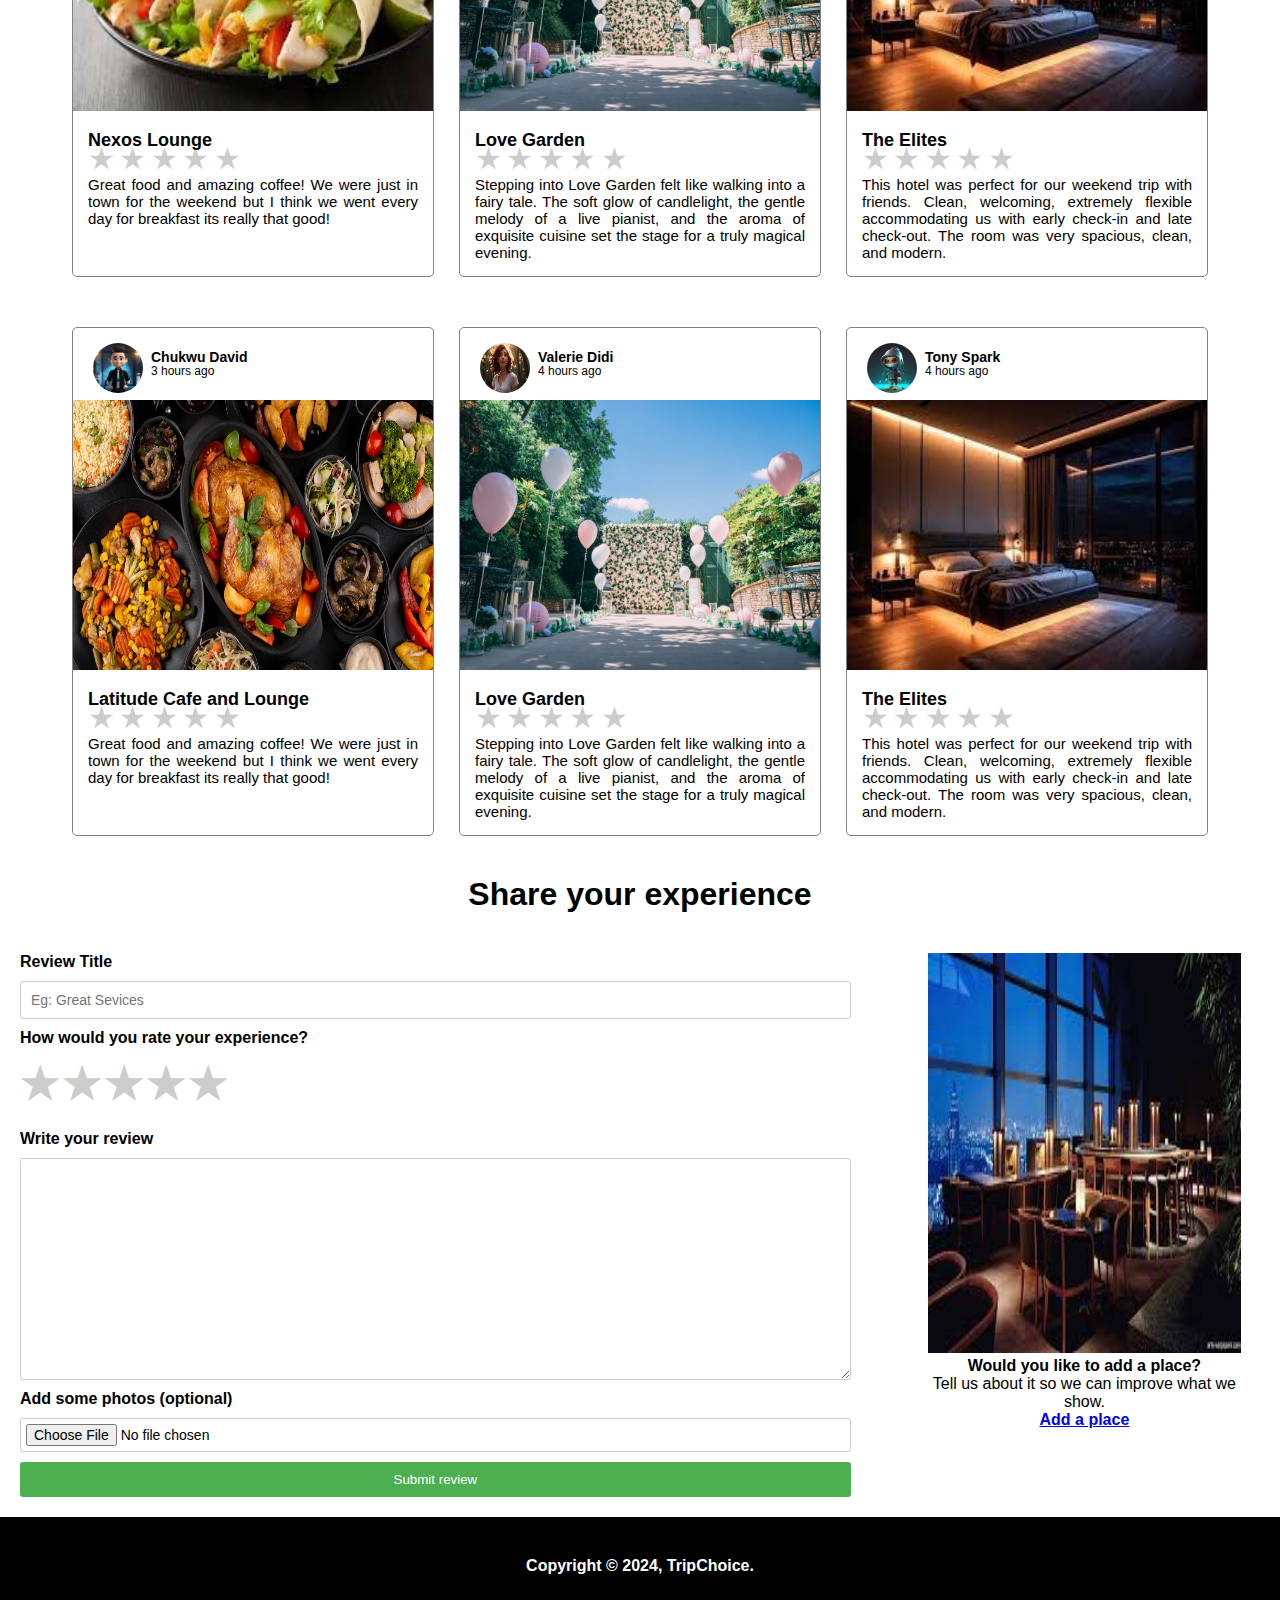
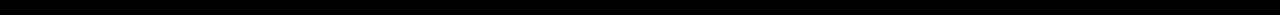
<file: TripChoice/review.html>
<!DOCTYPE html>
<html lang="en">
  <head>
    <meta charset="UTF-8" />
    <meta name="viewport" content="width=device-width, initial-scale=1.0" />
    <title>Review</title>
    <link rel="stylesheet" href="./css/style.css" />
    <link rel="stylesheet" href="./css/review.css" />
  </head>
  <body>
    <!-- The Header -->
    <header>
      <!-- Logo -->
      <div class="container">
        <div id="branding">
          <a href="index.html" class="logo">TripChoice</a>
        </div>
        <!-- Navbar -->
        <nav class="navbar">
          <ul>
            <li><a href="discover.html">Discover</a></li>
            <div class="dropdown">
              <li><a href="#" class="dropbtn">Trips</a></li>
              <div class="dropdown-content">
                <li><a href="restaurants.html">Restaurants</a></li>
                <li><a href="hotels.html">Hotels</a></li>
              </div>
            </div>
            <li><a href="review.html">Review</a></li>
            <li><a href="about.html">About</a></li>
          </ul>
        </nav>

        <button onclick="location.href='signin.html'" class="button1">
          Sign In
        </button>
      </div>
    </header>

    <!--End of Header-->

    <!--Search section-->
    <section id="review-top">
      <!--Review Heading-->
      <div class="catchy-phrase">
        <h1>Craft a tale, shape an adventure!</h1>
        <p>
          Your story could be the compass guiding fellow travelers to
          unforgettable journeys. Share your travel experience and illuminate
          the path for fellow explorers!
        </p>

        <!--Review Search Bar-->
        <div class="form">
          <form>
            <input type="search" placeholder="Trip..." class="thing" />
            <input type="search" placeholder="Location..." />
            <input type="submit" value="Search" />
          </form>
        </div>
        <!--End of Review search bar-->
      </div>
      <!--End of Review Heading-->
    </section>
    <!--End of search section-->

    <!--Testimonial section-->
    <section class="testimonial">
      <h1>Recent Activity</h1>

      <!--First row-->
      <div class="testimonial-row1">
        <!--Testimonial Box1-->
        <div class="testimonial-box">
          <div class="testimonial-box1">
            <img
              src="/TripChoice/img/profile_1.jpg"
              alt="profile photo"
              class="testimonial-profile"
            />
            <div class="user-info">
              <strong class="testimonial-username">Chukwu David</strong>
              <p class="testimonial-time">3 hours ago</p>
            </div>
          </div>

          <img
            src="/TripChoice/img/latitude2.webp"
            alt="Latitude Lounge"
            class="testimonial-img"
          />

          <div class="testimonial-box2">
            <div class="biz-name">
              <strong><a href="">Latitude Cafe and Lounge</a></strong>
            </div>

            <div class="rate">
              <input type="radio" id="star5" name="rating" value="5" />
              <label for="star5" class="star-icon-a">&#9733;</label>

              <input type="radio" id="star4" name="rating" value="4" />
              <label for="star4" class="star-icon-a">&#9733;</label>

              <input type="radio" id="star3" name="rating" value="3" />
              <label for="star3" class="star-icon-a">&#9733;</label>

              <input type="radio" id="star2" name="rating" value="2" />
              <label for="star2" class="star-icon-a">&#9733;</label>

              <input type="radio" id="star1" name="rating" value="1" />
              <label for="star1" class="star-icon-a">&#9733;</label>
            </div>

            <div class="testimonial-comment">
              <p>
                Great food and amazing coffee! We were just in town for the
                weekend but I think we went every day for breakfast its really
                that good!
              </p>
            </div>
          </div>
        </div>
        <!--End of Teastimonial Box1-->

        <!--Testimonial Box3-->
        <div class="testimonial-box">
          <div class="testimonial-box1">
            <img
              src="/TripChoice/img/profile_2.jpeg"
              alt="profile photo"
              class="testimonial-profile"
            />
            <div class="user-info">
              <strong class="testimonial-username">Valerie Didi</strong>
              <p class="testimonial-time">4 hours ago</p>
            </div>
          </div>

          <img
            src="/TripChoice/img/love_garden_2.jpg"
            alt="Love Garden"
            class="testimonial-img"
          />

          <div class="testimonial-box2">
            <div class="biz-name">
              <strong><a href="">Love Garden</a></strong>
            </div>

            <div class="rate">
              <input type="radio" id="star5" name="rating" value="5" />
              <label for="star5" class="star-icon-a">&#9733;</label>

              <input type="radio" id="star4" name="rating" value="4" />
              <label for="star4" class="star-icon-a">&#9733;</label>

              <input type="radio" id="star3" name="rating" value="3" />
              <label for="star3" class="star-icon-a">&#9733;</label>

              <input type="radio" id="star2" name="rating" value="2" />
              <label for="star2" class="star-icon-a">&#9733;</label>

              <input type="radio" id="star1" name="rating" value="1" />
              <label for="star1" class="star-icon-a">&#9733;</label>
            </div>

            <div class="testimonial-comment">
              <p>
                Stepping into Love Garden felt like walking into a fairy tale.
                The soft glow of candlelight, the gentle melody of a live
                pianist, and the aroma of exquisite cuisine set the stage for a
                truly magical evening.
              </p>
            </div>
          </div>
        </div>
        <!--End of Testimonial Box2-->

        <!--Testimonial Box3-->
        <div class="testimonial-box">
          <div class="testimonial-box1">
            <img
              src="/TripChoice/img/profile_3.jpeg"
              alt="profile photo"
              class="testimonial-profile"
            />
            <div class="user-info">
              <strong class="testimonial-username">Tony Spark</strong>
              <p class="testimonial-time">4 hours ago</p>
            </div>
          </div>

          <img
            src="/TripChoice/img/elites.jpeg"
            alt="The Elites"
            class="testimonial-img"
          />

          <div class="testimonial-box2">
            <div class="biz-name">
              <strong><a href="">The Elites</a></strong>
            </div>

            <div class="rate">
              <input type="radio" id="star5" name="rating" value="5" />
              <label for="star5" class="star-icon-a">&#9733;</label>

              <input type="radio" id="star4" name="rating" value="4" />
              <label for="star4" class="star-icon-a">&#9733;</label>

              <input type="radio" id="star3" name="rating" value="3" />
              <label for="star3" class="star-icon-a">&#9733;</label>

              <input type="radio" id="star2" name="rating" value="2" />
              <label for="star2" class="star-icon-a">&#9733;</label>

              <input type="radio" id="star1" name="rating" value="1" />
              <label for="star1" class="star-icon-a">&#9733;</label>
            </div>

            <div class="testimonial-comment">
              <p>
                This hotel was perfect for our weekend trip with friends. Clean,
                welcoming, extremely flexible accommodating us with early
                check-in and late check-out. The room was very spacious, clean,
                and modern.
              </p>
            </div>
          </div>
        </div>
        <!--End of Testimonial Box3-->
      </div>
      <!--End of first row-->

      <!--Second row-->
      <div class="testimonial-row2">
        <div class="testimonial-box">
          <div class="testimonial-box1">
            <img
              src="/TripChoice/img/profile_2.jpeg"
              alt="profile photo"
              class="testimonial-profile"
            />
            <div class="user-info">
              <strong class="testimonial-username">Chukwu David</strong>
              <p class="testimonial-time">3 hours ago</p>
            </div>
          </div>

          <img
            src="/TripChoice/img/food_2.jpeg"
            alt="Nexos Lounge"
            class="testimonial-img"
          />

          <div class="testimonial-box2">
            <div class="biz-name">
              <strong><a href="">Nexos Lounge</a></strong>
            </div>

            <div class="rate">
              <input type="radio" id="star5" name="rating" value="5" />
              <label for="star5" class="star-icon-a">&#9733;</label>

              <input type="radio" id="star4" name="rating" value="4" />
              <label for="star4" class="star-icon-a">&#9733;</label>

              <input type="radio" id="star3" name="rating" value="3" />
              <label for="star3" class="star-icon-a">&#9733;</label>

              <input type="radio" id="star2" name="rating" value="2" />
              <label for="star2" class="star-icon-a">&#9733;</label>

              <input type="radio" id="star1" name="rating" value="1" />
              <label for="star1" class="star-icon-a">&#9733;</label>
            </div>

            <div class="testimonial-comment">
              <p>
                Great food and amazing coffee! We were just in town for the
                weekend but I think we went every day for breakfast its really
                that good!
              </p>
            </div>
          </div>
        </div>

        <div class="testimonial-box">
          <div class="testimonial-box1">
            <img
              src="/TripChoice/img/profile_2.jpeg"
              alt="profile photo"
              class="testimonial-profile"
            />
            <div class="user-info">
              <strong class="testimonial-username">Valerie Didi</strong>
              <p class="testimonial-time">4 hours ago</p>
            </div>
          </div>

          <img
            src="/TripChoice/img/love_garden_2.jpg"
            alt="Love Garden"
            class="testimonial-img"
          />

          <div class="testimonial-box2">
            <div class="biz-name">
              <strong><a href="">Love Garden</a></strong>
            </div>

            <div class="rate">
              <input type="radio" id="star5" name="rating" value="5" />
              <label for="star5" class="star-icon-a">&#9733;</label>

              <input type="radio" id="star4" name="rating" value="4" />
              <label for="star4" class="star-icon-a">&#9733;</label>

              <input type="radio" id="star3" name="rating" value="3" />
              <label for="star3" class="star-icon-a">&#9733;</label>

              <input type="radio" id="star2" name="rating" value="2" />
              <label for="star2" class="star-icon-a">&#9733;</label>

              <input type="radio" id="star1" name="rating" value="1" />
              <label for="star1" class="star-icon-a">&#9733;</label>
            </div>

            <div class="testimonial-comment">
              <p>
                Stepping into Love Garden felt like walking into a fairy tale.
                The soft glow of candlelight, the gentle melody of a live
                pianist, and the aroma of exquisite cuisine set the stage for a
                truly magical evening.
              </p>
            </div>
          </div>
        </div>

        <div class="testimonial-box">
          <div class="testimonial-box1">
            <img
              src="/TripChoice/img/profile_3.jpeg"
              alt="profile photo"
              class="testimonial-profile"
            />
            <div class="user-info">
              <strong class="testimonial-username">Tony Spark</strong>
              <p class="testimonial-time">4 hours ago</p>
            </div>
          </div>

          <img
            src="/TripChoice/img/elites.jpeg"
            alt="The Elites"
            class="testimonial-img"
          />

          <div class="testimonial-box2">
            <div class="biz-name">
              <strong><a href="">The Elites</a></strong>
            </div>

            <div class="rate">
              <input type="radio" id="star5" name="rating" value="5" />
              <label for="star5" class="star-icon-a">&#9733;</label>

              <input type="radio" id="star4" name="rating" value="4" />
              <label for="star4" class="star-icon-a">&#9733;</label>

              <input type="radio" id="star3" name="rating" value="3" />
              <label for="star3" class="star-icon-a">&#9733;</label>

              <input type="radio" id="star2" name="rating" value="2" />
              <label for="star2" class="star-icon-a">&#9733;</label>

              <input type="radio" id="star1" name="rating" value="1" />
              <label for="star1" class="star-icon-a">&#9733;</label>
            </div>

            <div class="testimonial-comment">
              <p>
                This hotel was perfect for our weekend trip with friends. Clean,
                welcoming, extremely flexible accommodating us with early
                check-in and late check-out. The room was very spacious, clean,
                and modern.
              </p>
            </div>
          </div>
        </div>
      </div>
      <!--End of second row-->

      <!--Third row-->
      <div class="testimonial-row3">
        <div class="testimonial-box">
          <div class="testimonial-box1">
            <img
              src="/TripChoice/img/profile_1.jpg"
              alt="profile photo"
              class="testimonial-profile"
            />
            <div class="user-info">
              <strong class="testimonial-username">Chukwu David</strong>
              <p class="testimonial-time">3 hours ago</p>
            </div>
          </div>

          <img
            src="/TripChoice/img/latitude2.webp"
            alt="Latitude Lounge"
            class="testimonial-img"
          />

          <div class="testimonial-box2">
            <div class="biz-name">
              <strong><a href="">Latitude Cafe and Lounge</a></strong>
            </div>

            <div class="rate">
              <input type="radio" id="star5" name="rating" value="5" />
              <label for="star5" class="star-icon-a">&#9733;</label>

              <input type="radio" id="star4" name="rating" value="4" />
              <label for="star4" class="star-icon-a">&#9733;</label>

              <input type="radio" id="star3" name="rating" value="3" />
              <label for="star3" class="star-icon-a">&#9733;</label>

              <input type="radio" id="star2" name="rating" value="2" />
              <label for="star2" class="star-icon-a">&#9733;</label>

              <input type="radio" id="star1" name="rating" value="1" />
              <label for="star1" class="star-icon-a">&#9733;</label>
            </div>

            <div class="testimonial-comment">
              <p>
                Great food and amazing coffee! We were just in town for the
                weekend but I think we went every day for breakfast its really
                that good!
              </p>
            </div>
          </div>
        </div>

        <div class="testimonial-box">
          <div class="testimonial-box1">
            <img
              src="/TripChoice/img/profile_2.jpeg"
              alt="profile photo"
              class="testimonial-profile"
            />
            <div class="user-info">
              <strong class="testimonial-username">Valerie Didi</strong>
              <p class="testimonial-time">4 hours ago</p>
            </div>
          </div>

          <img
            src="/TripChoice/img/love_garden_2.jpg"
            alt="Love Garden"
            class="testimonial-img"
          />

          <div class="testimonial-box2">
            <div class="biz-name">
              <strong><a href="">Love Garden</a></strong>
            </div>

            <div class="rate">
              <input type="radio" id="star5" name="rating" value="5" />
              <label for="star5" class="star-icon-a">&#9733;</label>

              <input type="radio" id="star4" name="rating" value="4" />
              <label for="star4" class="star-icon-a">&#9733;</label>

              <input type="radio" id="star3" name="rating" value="3" />
              <label for="star3" class="star-icon-a">&#9733;</label>

              <input type="radio" id="star2" name="rating" value="2" />
              <label for="star2" class="star-icon-a">&#9733;</label>

              <input type="radio" id="star1" name="rating" value="1" />
              <label for="star1" class="star-icon-a">&#9733;</label>
            </div>

            <div class="testimonial-comment">
              <p>
                Stepping into Love Garden felt like walking into a fairy tale.
                The soft glow of candlelight, the gentle melody of a live
                pianist, and the aroma of exquisite cuisine set the stage for a
                truly magical evening.
              </p>
            </div>
          </div>
        </div>

        <div class="testimonial-box">
          <div class="testimonial-box1">
            <img
              src="/TripChoice/img/profile_3.jpeg"
              alt="profile photo"
              class="testimonial-profile"
            />
            <div class="user-info">
              <strong class="testimonial-username">Tony Spark</strong>
              <p class="testimonial-time">4 hours ago</p>
            </div>
          </div>

          <img
            src="/TripChoice/img/elites.jpeg"
            alt="The Elites"
            class="testimonial-img"
          />

          <div class="testimonial-box2">
            <div class="biz-name">
              <strong><a href="">The Elites</a></strong>
            </div>

            <div class="rate">
              <input type="radio" id="star5" name="rating" value="5" />
              <label for="star5" class="star-icon-a">&#9733;</label>

              <input type="radio" id="star4" name="rating" value="4" />
              <label for="star4" class="star-icon-a">&#9733;</label>

              <input type="radio" id="star3" name="rating" value="3" />
              <label for="star3" class="star-icon-a">&#9733;</label>

              <input type="radio" id="star2" name="rating" value="2" />
              <label for="star2" class="star-icon-a">&#9733;</label>

              <input type="radio" id="star1" name="rating" value="1" />
              <label for="star1" class="star-icon-a">&#9733;</label>
            </div>

            <div class="testimonial-comment">
              <p>
                This hotel was perfect for our weekend trip with friends. Clean,
                welcoming, extremely flexible accommodating us with early
                check-in and late check-out. The room was very spacious, clean,
                and modern.
              </p>
            </div>
          </div>
        </div>
      </div>
      <!--End of third row-->
    </section>
    <!--End of Testimonial section-->

    <!--Review section-->
    <section class="comment-section">
      <h1>Share your experience</h1>
      <div class="review-section">
        <div class="write">
          <!--Form section-->
          <form id="comment-form">
            <label for="name">Review Title</label>
            <input
              type="text"
              id="name"
              name="name"
              placeholder="Eg: Great Sevices"
              required
            />

            <label for="rating">How would you rate your experience?</label>
            <div class="star-rating">
              <input type="radio" id="star5" name="rating" value="5" />
              <label for="star5" class="star-icon">&#9733;</label>

              <input type="radio" id="star4" name="rating" value="4" />
              <label for="star4" class="star-icon">&#9733;</label>

              <input type="radio" id="star3" name="rating" value="3" />
              <label for="star3" class="star-icon">&#9733;</label>

              <input type="radio" id="star2" name="rating" value="2" />
              <label for="star2" class="star-icon">&#9733;</label>

              <input type="radio" id="star1" name="rating" value="1" />
              <label for="star1" class="star-icon">&#9733;</label>
            </div>

            <label for="comment">Write your review</label>
            <textarea id="comment" name="comment" required></textarea>

            <label for="file">Add some photos (optional)</label>
            <input type="file" id="file" name="file" />

            <button type="submit">Submit review</button>
          </form>
          <!--End of form section-->
        </div>

        <!--Add-a-place section-->
        <div class="add-a-place">
          <img
            src="/TripChoice/img/restaurant_4.jpg"
            alt="restaurant"
            class="add-photo"
          />
          <strong>Would you like to add a place?</strong><br />
          <span>Tell us about it so we can improve what we show.</span>
          <div class="add-a-place-b">
            <strong><a href="#">Add a place</a></strong>
          </div>
        </div>
        <!--End of Add-a-place section-->
      </div>
    </section>
    <!--End review section-->

    <!-- The Footer Section -->
    <footer>
      <div class="Copyright">Copyright &copy; 2024, TripChoice.</div>
    </footer>
    <!-- End of footer -->
  </body>
</html>
</file>
<file: TripChoice/css/style.css>
/* style.css */

body {
  font: 15px/1.5;
  font-family: "Segoe UI", Tahoma, Geneva, Verdana, sans-serif;
  padding: 0;
  margin: 0;
  background-color: #ffffff;
}

/* Global */
.container {
  width: 80%;
  margin: auto;
  overflow: hidden;
}

ul {
  margin: 0;
  padding: 0;
}

img {
  max-width: 650px;
  height: 500px;
}

.dark {
  padding: 20px;
  background-color: black;
  color: #ffff;
  margin-top: 10px;
  margin-bottom: 10px;
}

.title {
  font-weight: bold;
  font-size: 38px;
  text-align: center;
  margin-top: 50px;
  margin-bottom: 20px;
}

/*header*/
header {
  background: #ffff;
  color: black;
  padding-top: 30px;
  min-height: 70px;
  border-bottom: #3f3f3f 1.5px solid;
}

header #branding a {
  color: black;
  text-decoration: none;
  text-transform: uppercase;
  font-size: 13px;
}

header .navbar a {
  color: black;
  text-decoration: none;
  font-size: 14px;
}

header li {
  float: left;
  display: inline;
  padding: 0 30px 0 30px;
  margin-top: 10px;
}

header #branding {
  float: left;
  margin-top: 7.5px;
}

header #branding a {
  font-size: 20px;
  font-weight: bold;
  margin: 0;
  color: rgb(0, 0, 0);
}

/* header nav{
    margin-left: 350px;
} */

.navbar {
  margin-left: 400px;
}

.navbar a {
  font-weight: 500;
  font-size: 14px;
}

.navbar ul .dropdown-content {
  display: none;
  position: absolute;
  color: black;
  background-color: #ffffff;
  border-radius: 10px;
  width: 150px;
  height: 80px;
  margin-top: 33px;
  margin-left: 100px;
  box-shadow: 0 8px 16px rgba(0, 0, 0, 0.2);
}

.navbar ul .dropdown:hover .dropdown-content {
  display: block;
}

header nav a:hover {
  color: rgb(26, 211, 26);
  font-weight: bold;
}

header .button1 {
  font-size: 13px;
  float: right;
  background-color: black;
  color: rgb(255, 255, 255);
  margin-top: 5px;
  height: 35px;
  padding: 0 25px 0 25px;
  border-radius: 20px;
}

/* Showcase */

#showcase {
  min-height: 600px;
  background: url("../assets/images/1.jpg") no-repeat 0 -1000px;
  text-align: center;
  color: #ffff;
}

#showcase h1 {
  margin-top: 150px;
  font-size: 60px;
  margin-bottom: 10px;
}

#showcase p {
  font-size: 20px;
  margin-bottom: 70px;
}

#showcase input[type="search"] {
  border-radius: 20px;
  font-size: 15px;
  height: 50px;
  padding: 20px;
  width: 550px;
  border-style: none;
}

#showcase form .button2 {
  background-color: rgb(26, 211, 26);
  border-radius: 30px;
  height: 50px;
  padding: 0 40px 0 40px;
  color: #ffff;
  border: 0;
  font-size: 15px;
}

/* Section */

.section {
  margin-top: 80px;
}

.section img {
  max-width: 650px;
  height: 500px;
  float: left;
  margin-right: 50px;
}

.section h2 p button {
  float: right;
}

.section h2 {
  color: rgb(26, 211, 26);
  font-size: 40px;
  margin-top: 130px;
  text-align: right;
  margin-bottom: 0;
}

.section p {
  font-size: 20px;
  text-align: right;
}

.section button {
  float: right;
  background-color: rgb(26, 211, 26);
  color: #ffff;
  font-size: 15px;
  border: 0;
  border-radius: 30px;
  height: 50px;
  padding: 0 30px 0 30px;
}

/* Boxes1 */

.boxes1 {
  margin-top: 80px;
}

.boxes1 h2 {
  font-size: 38px;
  text-align: center;
  margin-bottom: 0;
}

.boxes1 p {
  font-size: 20px;
  text-align: center;
  margin-bottom: 50px;
}

.boxes1 .box {
  float: left;
  text-align: center;
  width: 31%;
  padding: 10px;
}

.boxes1 .box img {
  width: 370px;
  height: 300px;
  margin-bottom: 20px;
  object-fit: cover;
}

.boxes1 .box a {
  font-size: 25px;
  color: black;
  text-decoration: none;
  text-transform: uppercase;
}

.boxes1 .box a:hover {
  color: rgb(26, 211, 26);
  font-weight: bolder;
}

.boxes1 .box h4 {
  font-size: 20px;
  margin-top: 10px;
  margin-bottom: 10px;
}

.boxes1 .box p {
  font-size: 18px;
  margin-top: 10px;
}

.boxes1 .box .team-member {
  width: 370px;
  height: 300px;
  margin-bottom: 10px;
  object-fit: cover;
}

/* Boxes2 */

.boxes2 {
  margin-top: 50px;
}

.boxes2 h2 {
  font-size: 38px;
  text-align: center;
}

.boxes2 .box {
  float: left;
  text-align: center;
  width: 31%;
  padding: 10px;
}

.boxes2 .box img {
  width: 370px;
  height: 300px;
  margin-bottom: 2px;
  object-fit: cover;
}

.boxes2 .box p {
  font-size: 25px;
  font-weight: bold;
  color: black;
  text-decoration: none;
}

/* About Page Showcase */

.showcase {
  min-height: 600px;
  background: url("../assets/images/1.jpg") no-repeat 0 -1000px;
  text-align: center;
  color: #ffff;
}

.showcase h1 {
  margin-top: 190px;
  font-size: 60px;
  margin-bottom: 10px;
  text-transform: uppercase;
}

/* Main */

#main p {
  font-size: 20px;
  text-align: center;
}

/* Review */

/* Footer */

footer {
  padding: 40px;
  margin-top: 0;
  color: #ffff;
  background-color: black;
  font-weight: bold;
  text-align: center;
}

/* Medi Queries
@media(max-width: 768px){
    header #branding,
    header nav,
    header nav li,
    .button1{
        float: none;
        text-align: center;
        width: 100%;
        margin: none;
    }

    header{
        padding-bottom: 20px;
    } 
}*/
</file>
<file: TripChoice/css/discover.css>
/* || Main Section - sub-nav */
.sub-nav {
  padding: 20px;
  text-align: center;
  color: black;
  margin: 0 auto;
}

.sub-nav h1 {
  font-weight: bold;
  font-size: 60px;
  margin-bottom: 20px;
}

.sub-nav .sub-nav-main {
  gap: 30px;
  display: flex;
  flex-direction: row;
  justify-content: center;
}

.sub-nav .sub-nav-main a {
  color: black;
  font-weight: 500;
  font-size: 16px;
  text-decoration: none;
}

.sub-nav nav a:hover {
  text-decoration: underline;
}

.sub-nav form {
  margin: 30px 0;
  display: flex;
  flex-wrap: wrap;
  gap: 20px;
  justify-content: center;
  align-items: center;
}

.sub-nav input[type="search"] {
  border-radius: 20px;
  border: 1px solid #d4d4d4;
  font-size: 15px;
  height: 50px;
  padding: 20px;
  width: 550px;
}

.sub-nav .button2 {
  background-color: rgb(26, 211, 26);
  border-radius: 30px;
  height: 50px;
  padding: 0 40px;
  color: #fff;
  border: none;
  font-size: 15px;
}

/* || Main Section - dsection */

.dsection {
  min-height: 470px;
  max-width: 1200px;
  margin: 0 auto;
  background: url("../assets/images/1.jpg") no-repeat center;
  background-blend-mode: darken;
  background-color: rgba(0, 0, 0, 0.5);
  text-align: center;
  color: #fff;
  border-radius: 20px;
}

.dsection h2 {
  font-weight: bold;
  font-size: 35px;
  margin: 150px 0 10px;
}

.dsection p {
  font-size: 20px;
}

/* || Main Section - first carousel */

.carousel .dcheading {
  text-align: left;
  color: #000;
  margin: 80px 0 25px;
}

.dcheading h2 {
  font-size: 28px;
  margin-bottom: 0;
}

.dcheading p {
  font-size: 18px;
  font-weight: 400;
  margin-top: 8px;
}

.box {
  display: flex;
  flex-wrap: wrap;
  gap: 10px;
  justify-content: space-evenly;
}

.box-card {
  height: 250px;
  width: 250px;
  border-radius: 15px;
  text-align: left;
  color: #fff;
}

.box-card-img {
  background-size: cover;
  background: url("../assets/images/1.jpg") no-repeat center center;
}

.box-card a {
  margin-left: 10px;
  color: #fff;
  font-size: 25px;
  font-weight: bold;
  text-decoration: none;
  display: inline-block;
  padding-top: 180px;
}

.box-card:hover {
  background-blend-mode: lighten;
  background-color: rgba(255, 255, 255, 0.275);
  transition: background-color 0.9s ease, background-blend-mode 0.3s ease;
}

/* || Main Section - second carousel */

.carousel .dcheading-2 {
  text-align: left;
  color: #000;
  margin: 80px 0 25px;
}

.dcheading-2 h2 {
  font-size: 28px;
  margin-bottom: 0;
}

.carousel .box-2 {
  display: flex;
  flex-direction: row;
  flex-wrap: wrap;
  gap: 10px;
  justify-content: space-evenly;
}

.carousel .box-2 .box-card-2 {
  width: 250px;
}

.carousel .box-2 .box-card-2 h3 {
  font-size: 16px;
  margin-bottom: 0;
}

.carousel .box-2 .box-card-2 p {
  font-size: 14px;
  font-weight: 400;
  margin-top: 8px;
}

.box-card-2 img {
  height: 250px;
  width: 250px;
  border-radius: 15px;
}

/* || Main Section - third carousel */

.carousel .dcheading-3 {
  text-align: left;
  color: #000;
  margin: 40px 0 25px;
}

.dcheading-3 h2 {
  font-size: 28px;
  margin-bottom: 0;
}

.carousel .box-3 {
  display: flex;
  flex-direction: row;
  flex-wrap: wrap;
  gap: 10px;
  justify-content: space-evenly;
}

.carousel .box-3 .box-card-3 {
  width: 250px;
  height: 250px;
  border-radius: 15px;
}

.carousel .box-3 .box-card-3 a {
  text-align: center;
  color: #fff;
}

.carousel .box-3 .box-card-3 a h3 {
  font-size: 20px;
  margin: 50% auto 0;
}

.carousel .box-3 .box-card-3 a p {
  font-size: 14px;
  font-weight: 400;
  margin-top: 8px;
}

.last-carousel {
  padding-bottom: 5%;
  min-height: 200px;
  background-color: #36fb0036;
  margin-top: 80px;
}

/* || Footer Section */
footer {
  padding: 40px;
  position: static;
  bottom: 0;
  width: 100%;
  color: #ffff;
  background-color: black;
  font-weight: bold;
  text-align: center;
}
</file>
<file: TripChoice/css/hotels.css>
#hotels-overview {
  min-height: 500px;
  background: url("../assets/images/1.jpg") no-repeat 0 -1000px;
  text-align: center;
  color: #fff;
}

#hotels-overview h1 {
  font-size: 40px;
  margin-top: 170px;
  margin-bottom: 0;
}

#hotels-overview p {
  font-size: 20px;
  min-width: 120px;
}

/* sub nav */

.sub-nav ul {
  justify-content: center;
  text-align: center;
  list-style: none;
  padding: 0;
  margin: 60px 80px;
  display: flex;
}

.sub-nav li {
  position: relative;
  margin-right: 20px;
}

.nav-button {
  background-color: #ffffff; /* Green */
  color: rgb(0, 0, 0);
  border: 1px solid black;
  border-radius: 20px;
  width: 140px;
  padding: 10px 20px;
  cursor: pointer;
  font-size: 16px;
  transition: background-color ease-in 0.2s;
}

.nav-button:hover {
  background-color: #000000;
  color: #fff;
}

/* Dropdown Styling */
.secdropdown-content {
  display: none;
  position: absolute;
  background-color: #f9f9f9;
  box-shadow: 0px 8px 16px rgba(0, 0, 0, 0.2);
  z-index: 1;
  min-width: 160px;
}

.secdropdown-content li {
  padding: 12px 16px;
}

.secdropdown-content li a {
  color: black;
  text-decoration: none;
  display: block;
}

.secdropdown-content li a:hover {
  background-color: #f1f1f1;
}

/* Show the dropdown menu on hover */
.secdropdown:hover .secdropdown-content {
  display: block;
}

/* Hotel 1  */

.hotelimg {
  background: url(../assets/images/1.jpg) no-repeat 0 -1000px;
  margin-bottom: 0;
  height: 500px;
  border-radius: 30px 30px 0 0;
}

.firsthotel {
  font-family: Arial, Helvetica, sans-serif;
  margin-bottom: 0;
}

.firsthotel .content-background {
  border-radius: 0 0 30px 30px;
  height: 500px;
  margin-top: 0;
  margin-bottom: 40px;
  background-color: #eafef0;
  text-align: left;
}

.firsthotel .content {
  padding: 0;
  width: 670px;
  float: left;
  padding: 80px;
  margin-top: -30px;
}

.firsthotel h1 {
  font-size: 30px;
  margin-top: 0;
}

.firsthotel p {
  font-size: 17px;
  line-height: 25px;
}

.firsthotel p a {
  color: #000000;
  text-decoration: underline;
}

.firsthotel .info {
  margin-top: 30px;
}

.firsthotel .rating {
  margin: 0;
  float: right;
}

.firsthotel .offers {
  font-weight: bold;
  margin-top: 30px;
}

.firsthotel ul {
  list-style: none;
  display: flex;
  gap: 17px;
}

.firsthotel ul li {
  background-color: rgb(255, 255, 255);
  font-weight: 500;
  text-align: center;
  min-width: 40px;
  padding: 10px;
  border-radius: 20px;
  font-size: 15px;
}

.firsthotel .rating {
  padding: 50px;
  float: left;
  margin-top: 95px;
  margin-left: -50px;
}

.rating .ratinghead {
  display: flex;
  gap: 10px;
}

.ratinghead h3 {
  font-size: 30px;
  margin-top: 9px;
  padding: 0;
}
.ratinghead .shape {
  gap: 5px;
  display: flex;
  margin-top: -4px;
}

.shape .shape1,
.shape .shape2,
.shape .shape3,
.shape .shape4,
.shape .shape5 {
  background-color: #000000;
  border-radius: 100%;
  height: 15px;
  margin-top: 26px;
  padding: 0;
  width: 15px;
}

.ratinghead p {
  margin-top: 17px;
  font-size: 16px;
}

.rating .ratingbottom {
  margin-top: -20px;
}

.ratingbottom .rating1,
.ratingbottom .rating2,
.ratingbottom .rating3,
.ratingbottom .rating4 {
  display: flex;
  gap: 35px;
}

.rating1 p,
.rating2 p,
.rating3 p,
.rating4 p {
  font-size: 15px;
  margin-top: 18px;
}

.rating1 .together,
.rating2 .together,
.rating3 .together,
.rating4 .together {
  gap: 10px;
  display: flex;
}

.rating1 .shape,
.rating2 .shape,
.rating3 .shape,
.rating4 .shape {
  width: 133px;
  height: 13px;
  border-radius: 20px;
  background-color: #000000;
  margin-top: 23px;
}

/* hotels list */

hr {
  background-color: rgb(26, 211, 26);
  margin-bottom: 10px;
  height: 0.7px;
}

.hotels {
  margin-top: 80px;
  margin-bottom: 50px;
}

.hotels .one,
.hotels .two,
.hotels .three,
.hotels .four,
.hotels .five {
  margin-top: 30px;
  margin-bottom: 50px;
  align-content: center;
  padding: 0;
}

.one img,
.two img,
.three img,
.four img,
.five img {
  float: left;
  width: 510px;
  height: 400px;
  border-radius: 17px;
}

.one .details,
.two .details,
.three .details,
.four .details,
.five .details {
  margin-top: -20px;
  margin-left: 550px;
  padding: 50px;
  width: 500px;
}

.details h1 {
  font-size: 30px;
  margin: 0;
  margin-bottom: 25px;
}

.details a {
  font-size: 15px;
  text-decoration: underline;
  font-style: italic;
  color: #000000;
}

.details .shapenreview {
  display: flex;
  align-items: center;
  gap: 20px;
  margin-top: 10px;
}

.shapenreview .shape {
  display: flex;
  gap: 10px;
  margin-top: -20px;
}

.shapenreview p {
  margin-top: -20px;
}

.details p {
  margin-top: 20px;
  width: 600px;
}

.details ul {
  list-style: none;
  display: flex;
  gap: 17px;
}

.details ul li {
  background-color: #eafef0;
  font-weight: 500;
  text-align: center;
  min-width: 40px;
  padding: 10px;
  border-radius: 20px;
  font-size: 15px;
}

.details .offers {
  font-weight: bold;
  margin-top: 30px;
}

/* Explore */

.explore .heading {
  align-content: center;
  display: flex;
  gap: 25px;
  float: left;
  margin: 0;
}

.heading p {
  font-size: 25px;
  font-weight: 600;
  padding: 0;
}

.heading hr {
  width: 710px;
  margin-top: 44px;
  padding: 0;
}

.explore .box {
  margin-top: 20px;
  margin-bottom: 50px;
  float: left;
  display: flex;
  gap: 30px;
}

.box .box-card-1,
.box .box-card-2,
.box .box-card-3,
.box .box-card-4 {
  background-size: cover;
  background: url("../assets/images/1.jpg") no-repeat center center;
  height: 250px;
  width: 280px;
  border-radius: 15px;
  text-align: left;
  color: #fff;
}

.box-card-1 a,
.box-card-2 a,
.box-card-3 a,
.box-card-4 a {
  margin-left: 10px;
  color: #fff;
  font-size: 25px;
  font-weight: bold;
  text-decoration: none;
  display: inline-block;
  padding-top: 180px;
}

.box-card-1:hover,
.box-card-2:hover,
.box-card-3:hover,
.box-card-4:hover {
  background-blend-mode: lighten;
  background-color: rgba(255, 255, 255, 0.275);
  transition: background-color 0.9s ease, background-blend-mode 0.3s ease;
}
</file>
<file: TripChoice/css/review.css>
body {
    font: 15px/1.5;
    font-family:'Segoe UI', Tahoma, Geneva, Verdana, sans-serif;
    padding: 0;
    margin: 0;
    background-color: #ffffff;
}

#review-top {
    background-image: url('/TripChoice/assets/images/pexels-pixabay-260922.jpg');
    min-height: 600px;
    background-position: center;
    background-repeat: no-repeat;
    background-size: cover;
    text-align: center;
    color: #ffff;
}

.catchy-phrase {
    position: absolute;
    top: 40%;
    left: 50%;
    width: 800px;
    transform: translate(-50%,-50%);
}

.catchy-phrase h1 {
    font-size: 40px;
}

.catchy-phrase p {
    font-size: 22px;
}

/* The search bar */
.form {
    margin-top: 60px;
}

input {
    position: relative;
    display: inline-block;
    font-size: 16px;
    box-sizing: border-box;
    transition: .5s;
}

input[type="search"] {
    background: #ffff;
    width: 250px;
    height: 45px;
    border: none;
    outline: none;
    padding: 0 25px;
    
}

input[placeholder="Trip..."] {
    border-radius: 5px 0 0 5px;
    border-right: 1px solid gray;
}

input[placeholder="Location..."] {
    left: -5px;
    border-left: 1px solid gray;
}

input[type="submit"] {
    position: relative;
    left: -10px;
    border-radius: 0 5px 5px 0;
    width: 75px;
    height: 45px;
    border: none;
    outline: none;
    cursor: pointer;
    background: rgb(26, 211, 26);
    color: #ffff;
}
/* End of search bar*/

/* The Testimonial section */
.testimonial .comment-section h1 {
    font-size: 30px;
    text-align: center;
    margin-top: 50px;
}

.testimonial-profile {
    height: 50px;
    width: 50px;
    border-radius: 100%;
}

.testimonial-box1 {
    display: flex;
    padding-left: 20px;
    margin-top: 15px;
    gap: 8px;
}

.testimonial-time {
    margin-top: -2px;
    font-size: 12px;
}

.testimonial-username {
    font-size: 14px;
}

.user-info {
    margin-top: 5px;
}

.testimonial-box {
    width: 360px;
    border: .2px solid grey;
    border-radius: 5px;
}

.testimonial-img {
    width: 100%;
    height: 30vh;
    margin-top: 7px;
}

.testimonial-row1 {
    display: flex;
    gap: 25px;
    justify-content: center;
    margin-top: 50px;
    flex-wrap: wrap;
}

.testimonial-box2 {
    padding: 15px 15px 0 15px;

}

.testimonial-comment {
    text-align: justify;
    font-size: 15px;
    margin-top: 25px;
    margin-bottom: 0;
}


.biz-name a {
    text-decoration: none;
    color: black;
    font-size: 18px;
}

.testimonial-row2 {
    display: flex;
    gap: 25px;
    justify-content: center;
    margin-top: 50px;
    flex-wrap: wrap;
}

.testimonial-row3 {
    display: flex;
    gap: 25px;
    justify-content: center;
    margin-top: 50px;
    flex-wrap: wrap;
}
/* End of Testimonial section */

/* Rating (star styling) */
.rate {
    float: left;
    height: 30px;
    margin-top: -10px;
}

.star-icon-a {
    font-size: 30px;
    cursor: pointer;
    color: #ccc; /* Unselected star color */
}

.star-icon-a:hover {
    color: rgb(26, 211, 26); /* Hover color for stars */
}
  
input[type="radio"]:checked ~ .star-icon-a {
    color: rgb(26, 211, 26); /* Selected star color */
}

/* Review Section */
h1 {
    text-align: center;
    margin-bottom: 20px;
}

/* the write div */
.write {
    width: 67%;
    padding-right: 60px;
}

.reviews {
    display: flex;
    flex-wrap: wrap;
    justify-content: space-between;
}
  
.review {
    background-color: #f5f5f5;
    padding: 20px;
    border-radius: 5px;
    margin-bottom: 20px;
    width: calc(48% - 20px);
    text-align: left;
}
  
.review img {
    width: 80px;
    height: 80px;
    border-radius: 50%;
    float: left;
    margin-right: 15px;
}
  
.review-info {
    margin-top: 10px;
}
  
.review-info h3 {
    margin-bottom: 5px;
}
  
.review p {
    margin-top: 10px;
}

/* Comment section */
.comment-section {
    margin-top: 40px;
}
  
.comment-section h2 {
    text-align: center;
    margin-bottom: 20px;
}
  
.comment-section form {
    display: flex;
    flex-direction: column;
    gap: 10px;
}
  
.comment-section label {
    font-weight: bold;
}
  
.comment-section input,
.comment-section textarea {
    padding: 10px;
    border: 1px solid #ccc;
    border-radius: 3px;
}
  
.comment-section textarea {
    height: 100px;
    resize: vertical;
}
  
.comment-section button {
    background-color: #4CAF50;
    color: white;
    padding: 10px 20px;
    border: none;
    border-radius: 3px;
    cursor: pointer;
}
  
.comment-section button:hover {
    background-color: #3e8e41;
}
  
.comment-section h3 {
    margin-top: 30px;
    text-align: center;
}
  
#comments {
    margin-top: 10px;
}

#comment {
    height: 200px;
}

.review-section {
    display: flex;
    padding: 20px;
    flex-wrap: wrap;
}
  
/* Star Rating */
.star-rating {
    display: flex;
    flex-direction: row-reverse; /* Reverse order for right alignment */
    justify-content: space-between;
    width: 25%;
    margin-bottom: 10px;
}
  
.star-icon {
    font-size: 45px;
    cursor: pointer;
    color: #ccc; /* Unselected star color */
}
  
.star-icon:hover {
    color: rgb(26, 211, 26); /* Hover color for stars */
}
  
input[type="radio"]:checked ~ .star-icon {
    color: rgb(26, 211, 26); /* Selected star color */
}

input[type="radio"] {
    display: none;
}  

/* Add some photos */
.comment-section input[type="file"] {
    padding: 5px;
    border: 1px solid #ccc;
    border-radius: 3px;
}

input[type="file"] {
    font-size: 14px;
}

#comment-form input[placeholder] {
    font-size: 14px;
}

/* Add-a-place section */
.add-a-place {
    width: 28%;
    text-align: center;
}

.add-photo {
    width: 90%;
    height: 400px;
}

/* Add-a-place button */
button[type="button"] a {
    text-decoration: none;
    color: black;
}

button[type="button"] {
    text-align: center;
    border-radius: 25px;
    cursor: pointer;
    width: 80%;
    margin: 20px;
    border: 2px solid black;
    background: white;
}

button[type="button"]:hover {
    background-color: green;
}

button[type="button"] a:hover {
    color: white;
}

button[type="button"] a {
    font-weight: bold;
}
</file>
